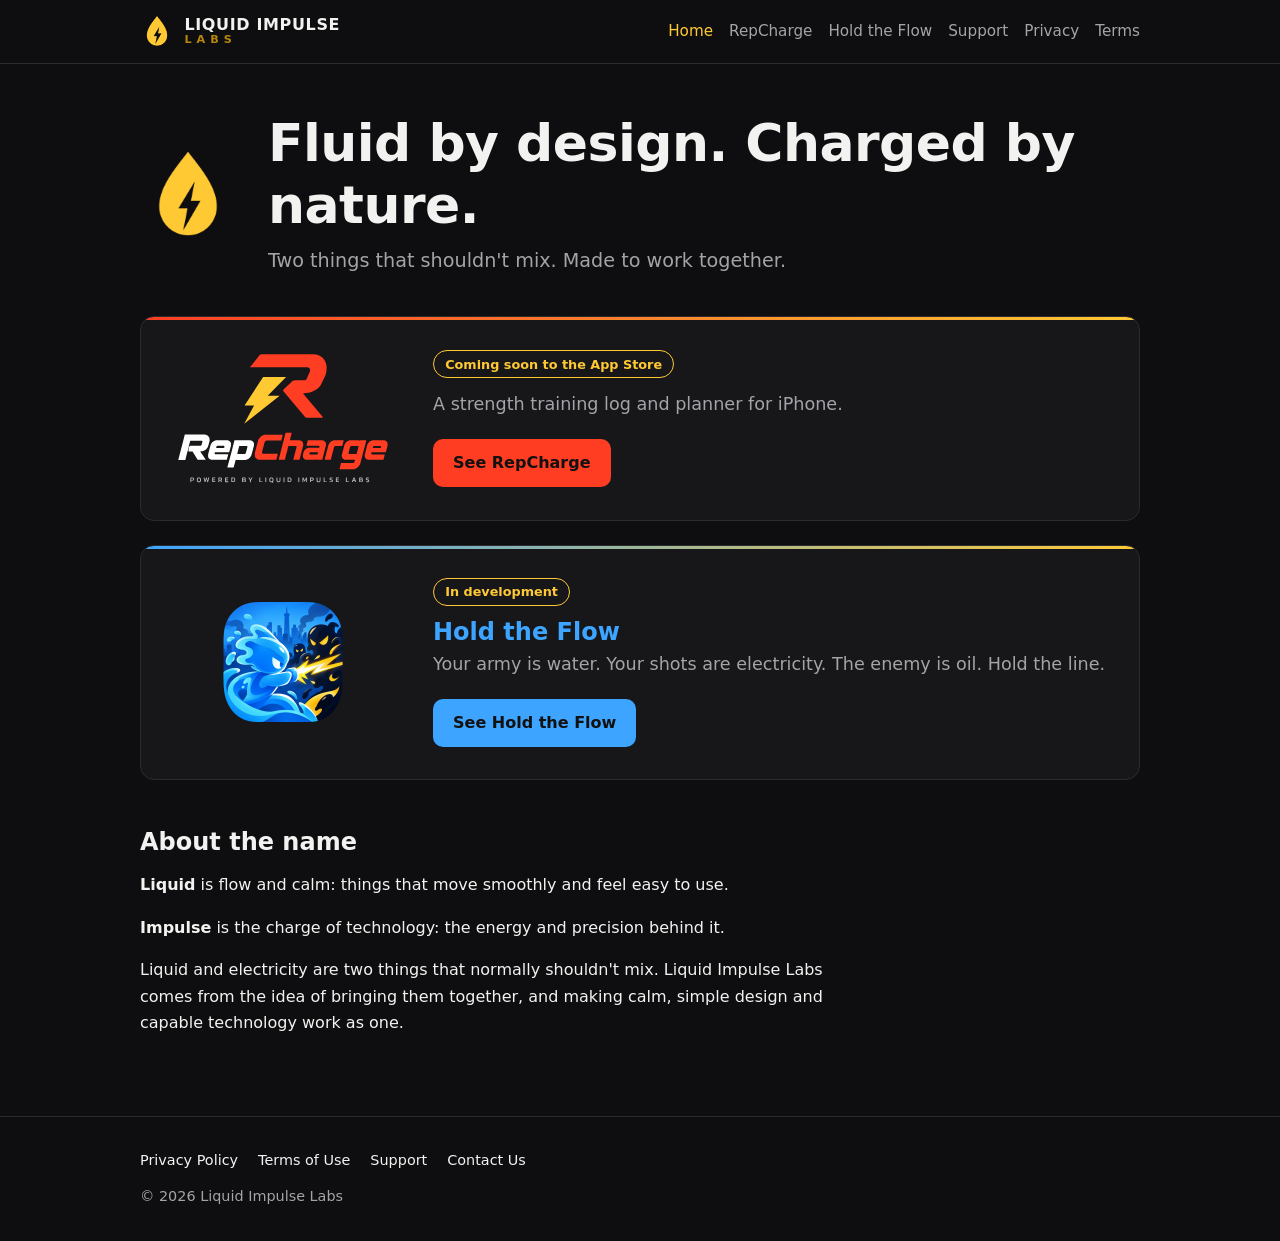
<file: index.html>
<!doctype html>
<html lang="en-GB">
<head>
  <meta charset="utf-8">
  <meta name="viewport" content="width=device-width, initial-scale=1">
  <title>Liquid Impulse Labs</title>
  <meta name="description" content="Fluid by design. Charged by nature.">
  <meta name="theme-color" content="#0e0e10">
  <link rel="icon" type="image/png" sizes="32x32" href="assets/favicon-32.png?v=2">
  <link rel="icon" type="image/png" sizes="64x64" href="assets/favicon-64.png?v=2">
  <link rel="apple-touch-icon" href="assets/app-icon.png">
  <link rel="stylesheet" href="assets/style.css">
</head>
<body>
  <header class="site-header">
    <div class="inner">
      <a class="brand" href="index.html" aria-label="Liquid Impulse Labs home">
        <img src="assets/logo-mark.png" alt="" width="34" height="34">
        <span class="brand-name"><strong>LIQUID IMPULSE</strong><span>LABS</span></span>
      </a>
      <nav class="site-nav" aria-label="Main">
        <a href="index.html" aria-current="page">Home</a>
        <a href="repcharge.html" class="nav-rc">RepCharge</a>
        <a href="holdtheflow.html" class="nav-htf">Hold the Flow</a>
        <a href="support.html">Support</a>
        <a href="privacy.html">Privacy</a>
        <a href="terms.html">Terms</a>
      </nav>
    </div>
  </header>

  <main>
    <section class="hero">
      <img class="hero-mark" src="assets/logo-mark.png" alt="Liquid Impulse Labs logo" width="96" height="96">
      <div>
        <h1>Fluid by design. Charged by nature.</h1>
        <p class="lead">Two things that shouldn't mix. Made to work together.</p>
      </div>
    </section>

    <section class="panel rc-panel repcharge" aria-labelledby="rc-heading">
      <img class="rc-logo" src="assets/repcharge-logo.svg" alt="RepCharge, powered by Liquid Impulse Labs" width="220" height="139">
      <div class="rc-body">
        <span class="badge">Coming soon to the App Store</span>
        <h2 id="rc-heading" class="visually-hidden">RepCharge</h2>
        <p>A strength training log and planner for iPhone.</p>
        <a class="button" href="repcharge.html">See RepCharge</a>
      </div>
    </section>

    <section class="htf-panel holdtheflow" aria-labelledby="htf-heading">
      <img class="htf-mark" src="assets/holdtheflow-icon.png?v=3" alt="" width="120" height="120">
      <div class="rc-body">
        <span class="badge">In development</span>
        <h2 id="htf-heading">Hold the Flow</h2>
        <p>Your army is water. Your shots are electricity. The enemy is oil. Hold the line.</p>
        <a class="button" href="holdtheflow.html">See Hold the Flow</a>
      </div>
    </section>

    <section class="narrow" aria-labelledby="about-heading">
      <h2 id="about-heading">About the name</h2>
      <p><strong>Liquid</strong> is flow and calm: things that move smoothly and feel easy to use.</p>
      <p><strong>Impulse</strong> is the charge of technology: the energy and precision behind it.</p>
      <p>Liquid and electricity are two things that normally shouldn't mix. Liquid Impulse Labs comes from the idea of bringing them together, and making calm, simple design and capable technology work as one.</p>
    </section>
  </main>

  <footer class="site-footer">
    <div class="inner">
      <nav class="footer-links" aria-label="Footer">
        <a href="privacy.html">Privacy Policy</a>
        <a href="terms.html">Terms of Use</a>
        <a href="support.html">Support</a>
        <a href="mailto:contact@liquidimpulselabs.com">Contact Us</a>
      </nav>
      <p>&copy; 2026 Liquid Impulse Labs</p>
    </div>
  </footer>
</body>
</html>
</file>
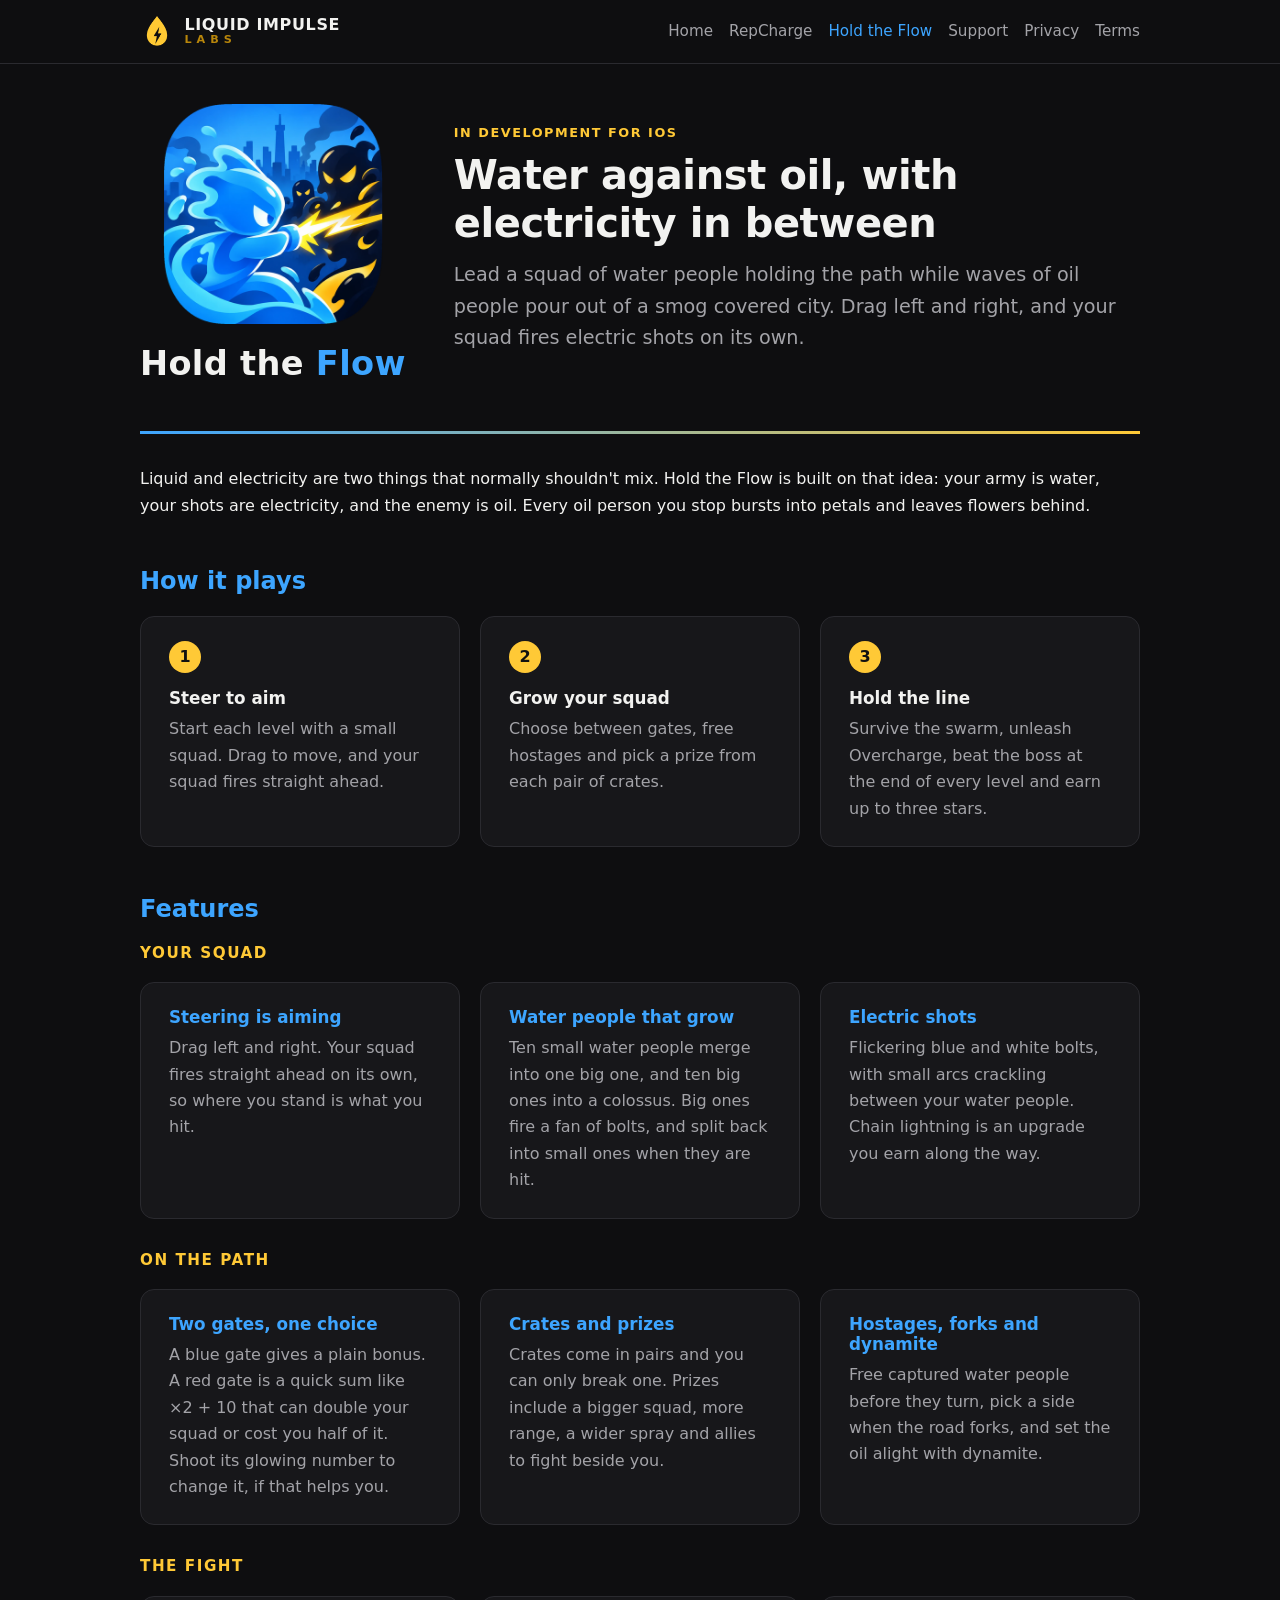
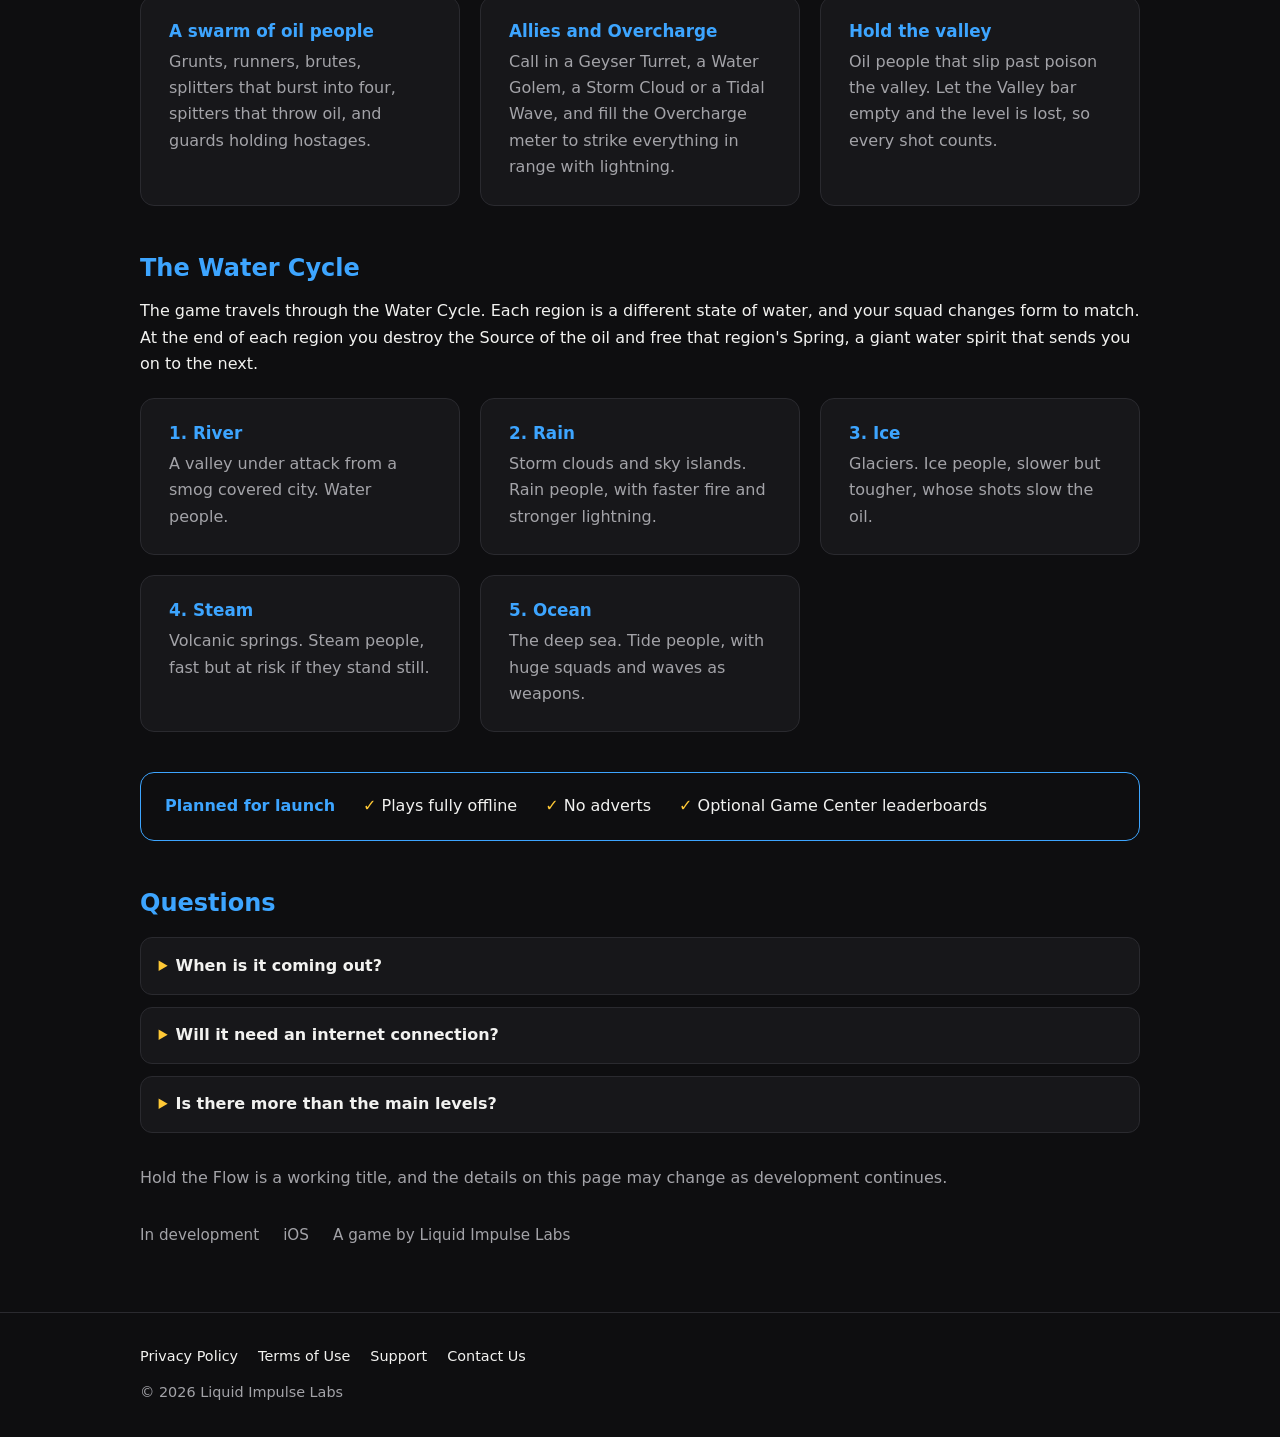
<file: holdtheflow.html>
<!doctype html>
<html lang="en-GB">
<head>
  <meta charset="utf-8">
  <meta name="viewport" content="width=device-width, initial-scale=1">
  <title>Hold the Flow</title>
  <meta name="description" content="Hold the Flow is a game for iOS in development at Liquid Impulse Labs. Lead a squad of water people with electric shots against waves of oil people.">
  <meta name="theme-color" content="#0e0e10">
  <link rel="icon" type="image/png" sizes="32x32" href="assets/holdtheflow-favicon-32.png?v=3">
  <link rel="icon" type="image/png" sizes="64x64" href="assets/holdtheflow-favicon-64.png?v=3">
  <link rel="apple-touch-icon" href="assets/holdtheflow-apple-touch-icon.png?v=3">
  <link rel="stylesheet" href="assets/style.css">
</head>
<body>
  <header class="site-header">
    <div class="inner">
      <a class="brand" href="index.html" aria-label="Liquid Impulse Labs home">
        <img src="assets/logo-mark.png" alt="" width="34" height="34">
        <span class="brand-name"><strong>LIQUID IMPULSE</strong><span>LABS</span></span>
      </a>
      <nav class="site-nav" aria-label="Main">
        <a href="index.html">Home</a>
        <a href="repcharge.html" class="nav-rc">RepCharge</a>
        <a href="holdtheflow.html" class="nav-htf" aria-current="page">Hold the Flow</a>
        <a href="support.html">Support</a>
        <a href="privacy.html">Privacy</a>
        <a href="terms.html">Terms</a>
      </nav>
    </div>
  </header>

  <main class="holdtheflow">
    <section class="app-hero">
      <div class="htf-hero">
        <img class="htf-hero-mark" src="assets/holdtheflow-icon.png?v=3" alt="Hold the Flow icon: a water person firing lightning at oil people" width="220" height="220">
        <p class="htf-wordmark">Hold the <span>Flow</span></p>
      </div>
      <div>
        <p class="eyebrow">In development for iOS</p>
        <h1>Water against oil, with electricity in between</h1>
        <p class="lead">Lead a squad of water people holding the path while waves of oil people pour out of a smog covered city. Drag left and right, and your squad fires electric shots on its own.</p>
      </div>
    </section>

    <p style="margin-top:2rem">Liquid and electricity are two things that normally shouldn't mix. Hold the Flow is built on that idea: your army is water, your shots are electricity, and the enemy is oil. Every oil person you stop bursts into petals and leaves flowers behind.</p>

    <h2>How it plays</h2>
    <ol class="steps">
      <li><strong>Steer to aim</strong><span>Start each level with a small squad. Drag to move, and your squad fires straight ahead.</span></li>
      <li><strong>Grow your squad</strong><span>Choose between gates, free hostages and pick a prize from each pair of crates.</span></li>
      <li><strong>Hold the line</strong><span>Survive the swarm, unleash Overcharge, beat the boss at the end of every level and earn up to three stars.</span></li>
    </ol>

    <h2>Features</h2>
    <h3 class="group-title">Your squad</h3>
    <div class="grid">
      <div class="panel">
        <h3>Steering is aiming</h3>
        <p>Drag left and right. Your squad fires straight ahead on its own, so where you stand is what you hit.</p>
      </div>
      <div class="panel">
        <h3>Water people that grow</h3>
        <p>Ten small water people merge into one big one, and ten big ones into a colossus. Big ones fire a fan of bolts, and split back into small ones when they are hit.</p>
      </div>
      <div class="panel">
        <h3>Electric shots</h3>
        <p>Flickering blue and white bolts, with small arcs crackling between your water people. Chain lightning is an upgrade you earn along the way.</p>
      </div>
    </div>

    <h3 class="group-title">On the path</h3>
    <div class="grid">
      <div class="panel">
        <h3>Two gates, one choice</h3>
        <p>A blue gate gives a plain bonus. A red gate is a quick sum like ×2 + 10 that can double your squad or cost you half of it. Shoot its glowing number to change it, if that helps you.</p>
      </div>
      <div class="panel">
        <h3>Crates and prizes</h3>
        <p>Crates come in pairs and you can only break one. Prizes include a bigger squad, more range, a wider spray and allies to fight beside you.</p>
      </div>
      <div class="panel">
        <h3>Hostages, forks and dynamite</h3>
        <p>Free captured water people before they turn, pick a side when the road forks, and set the oil alight with dynamite.</p>
      </div>
    </div>

    <h3 class="group-title">The fight</h3>
    <div class="grid">
      <div class="panel">
        <h3>A swarm of oil people</h3>
        <p>Grunts, runners, brutes, splitters that burst into four, spitters that throw oil, and guards holding hostages.</p>
      </div>
      <div class="panel">
        <h3>Allies and Overcharge</h3>
        <p>Call in a Geyser Turret, a Water Golem, a Storm Cloud or a Tidal Wave, and fill the Overcharge meter to strike everything in range with lightning.</p>
      </div>
      <div class="panel">
        <h3>Hold the valley</h3>
        <p>Oil people that slip past poison the valley. Let the Valley bar empty and the level is lost, so every shot counts.</p>
      </div>
    </div>

    <h2>The Water Cycle</h2>
    <p>The game travels through the Water Cycle. Each region is a different state of water, and your squad changes form to match. At the end of each region you destroy the Source of the oil and free that region's Spring, a giant water spirit that sends you on to the next.</p>
    <div class="grid">
      <div class="panel">
        <h3>1. River</h3>
        <p>A valley under attack from a smog covered city. Water people.</p>
      </div>
      <div class="panel">
        <h3>2. Rain</h3>
        <p>Storm clouds and sky islands. Rain people, with faster fire and stronger lightning.</p>
      </div>
      <div class="panel">
        <h3>3. Ice</h3>
        <p>Glaciers. Ice people, slower but tougher, whose shots slow the oil.</p>
      </div>
      <div class="panel">
        <h3>4. Steam</h3>
        <p>Volcanic springs. Steam people, fast but at risk if they stand still.</p>
      </div>
      <div class="panel">
        <h3>5. Ocean</h3>
        <p>The deep sea. Tide people, with huge squads and waves as weapons.</p>
      </div>
    </div>

    <section class="privacy-strip" aria-label="Our plans for launch">
      <strong>Planned for launch</strong>
      <span>Plays fully offline</span>
      <span>No adverts</span>
      <span>Optional Game Center leaderboards</span>
    </section>

    <section>
      <h2>Questions</h2>
      <details>
        <summary>When is it coming out?</summary>
        <p>Hold the Flow is in development. We will share more here as it gets closer to release.</p>
      </details>
      <details>
        <summary>Will it need an internet connection?</summary>
        <p>No. The plan is for the game to open and be fully playable offline. Game Center leaderboards will be optional.</p>
      </details>
      <details>
        <summary>Is there more than the main levels?</summary>
        <p>The plan includes an Endless mode for each region and a daily challenge that is the same for every player in a region that day.</p>
      </details>
    </section>

    <p style="margin-top:2rem;color:var(--muted)">Hold the Flow is a working title, and the details on this page may change as development continues.</p>

    <div class="app-details">
      <span>In development</span>
      <span>iOS</span>
      <span>A game by Liquid Impulse Labs</span>
    </div>
  </main>

  <footer class="site-footer">
    <div class="inner">
      <nav class="footer-links" aria-label="Footer">
        <a href="privacy.html">Privacy Policy</a>
        <a href="terms.html">Terms of Use</a>
        <a href="support.html">Support</a>
        <a href="mailto:contact@liquidimpulselabs.com">Contact Us</a>
      </nav>
      <p>&copy; 2026 Liquid Impulse Labs</p>
    </div>
  </footer>
</body>
</html>
</file>
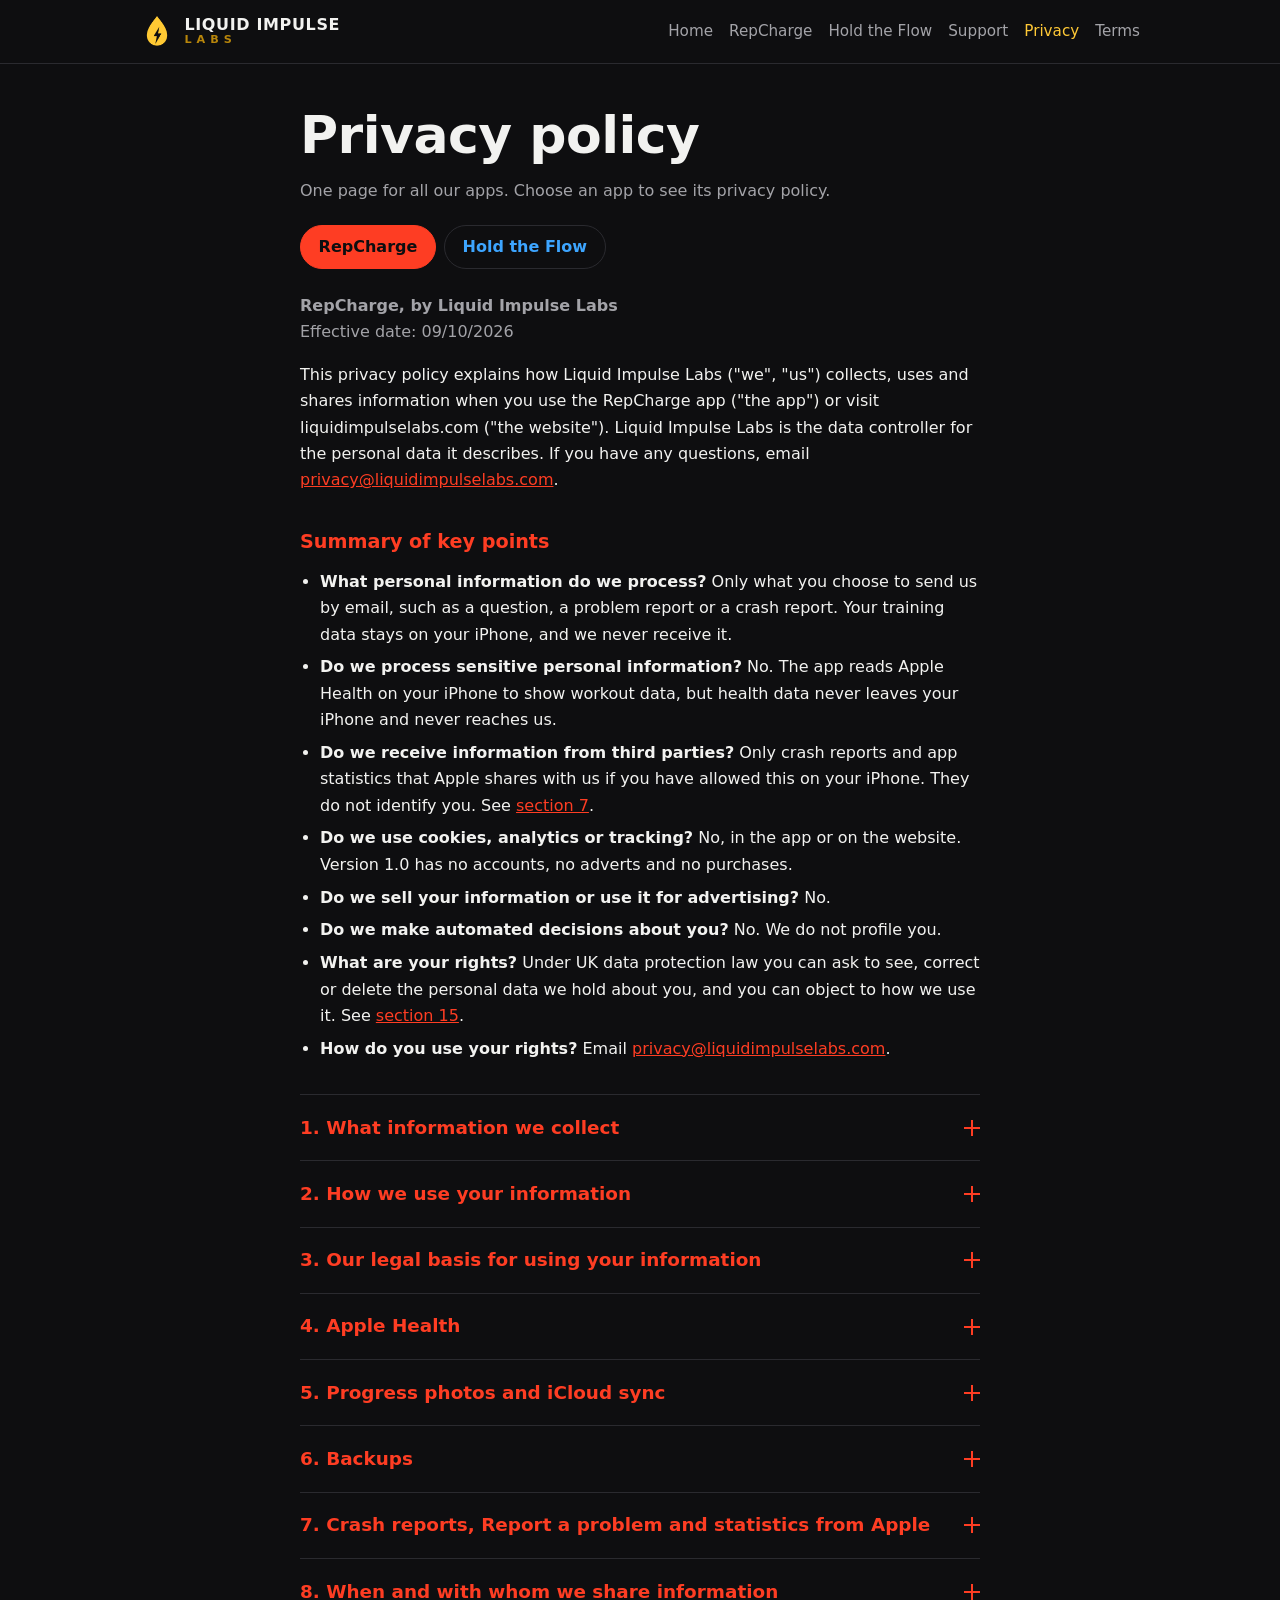
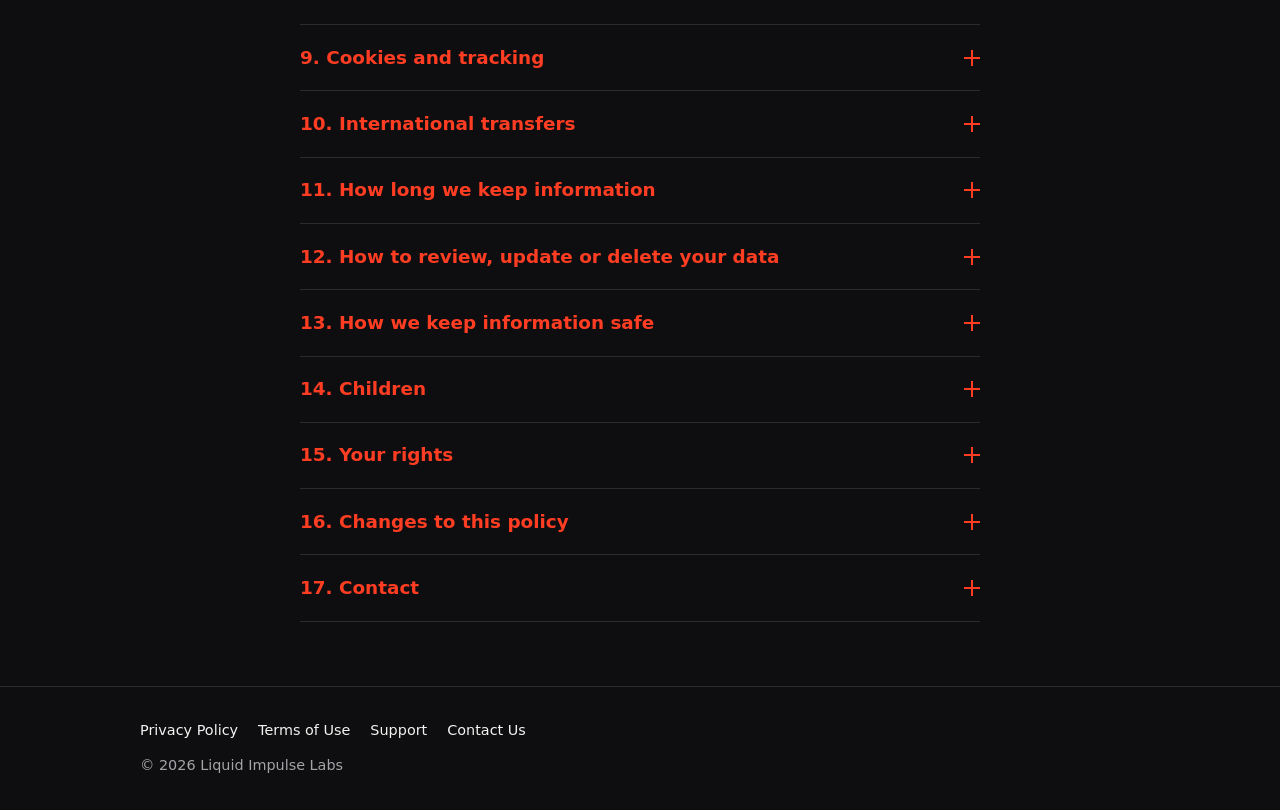
<file: privacy.html>
<!doctype html>
<html lang="en-GB">
<head>
  <meta charset="utf-8">
  <meta name="viewport" content="width=device-width, initial-scale=1">
  <title>Liquid Impulse Labs · Privacy Policy</title>
  <meta name="description" content="How the apps and games from Liquid Impulse Labs, and liquidimpulselabs.com, handle your information. Choose an app to see its privacy policy.">
  <meta name="theme-color" content="#0e0e10">
  <link rel="icon" type="image/png" sizes="32x32" href="assets/favicon-32.png?v=2">
  <link rel="icon" type="image/png" sizes="64x64" href="assets/favicon-64.png?v=2">
  <link rel="apple-touch-icon" href="assets/app-icon.png">
  <link rel="stylesheet" href="assets/style.css">
</head>
<body>
  <header class="site-header">
    <div class="inner">
      <a class="brand" href="index.html" aria-label="Liquid Impulse Labs home">
        <img src="assets/logo-mark.png" alt="" width="34" height="34">
        <span class="brand-name"><strong>LIQUID IMPULSE</strong><span>LABS</span></span>
      </a>
      <nav class="site-nav" aria-label="Main">
        <a href="index.html">Home</a>
        <a href="repcharge.html" class="nav-rc">RepCharge</a>
        <a href="holdtheflow.html" class="nav-htf">Hold the Flow</a>
        <a href="support.html">Support</a>
        <a href="privacy.html" aria-current="page">Privacy</a>
        <a href="terms.html">Terms</a>
      </nav>
    </div>
  </header>

  <main class="narrow legal">
    <h1>Privacy policy</h1>
    <p class="meta">One page for all our apps. Choose an app to see its privacy policy.</p>
    <nav class="app-picker" aria-label="Choose an app">
      <a class="repcharge" href="#repcharge">RepCharge</a>
      <a class="holdtheflow" href="#holdtheflow">Hold the Flow</a>
    </nav>

    <div class="app-docs">
    <section class="app-doc repcharge" id="repcharge" aria-label="RepCharge">
      <p class="meta"><strong>RepCharge, by Liquid Impulse Labs</strong><br>
        Effective date: 09/10/2026</p>
      <p>This privacy policy explains how Liquid Impulse Labs ("we", "us") collects, uses and shares information when you use the RepCharge app ("the app") or visit liquidimpulselabs.com ("the website"). Liquid Impulse Labs is the data controller for the personal data it describes. If you have any questions, email <a href="mailto:privacy@liquidimpulselabs.com">privacy@liquidimpulselabs.com</a>.</p>
      <h2>Summary of key points</h2>
      <ul>
        <li><strong>What personal information do we process?</strong> Only what you choose to send us by email, such as a question, a problem report or a crash report. Your training data stays on your iPhone, and we never receive it.</li>
        <li><strong>Do we process sensitive personal information?</strong> No. The app reads Apple Health on your iPhone to show workout data, but health data never leaves your iPhone and never reaches us.</li>
        <li><strong>Do we receive information from third parties?</strong> Only crash reports and app statistics that Apple shares with us if you have allowed this on your iPhone. They do not identify you. See <a href="#rc-s7">section 7</a>.</li>
        <li><strong>Do we use cookies, analytics or tracking?</strong> No, in the app or on the website. Version 1.0 has no accounts, no adverts and no purchases.</li>
        <li><strong>Do we sell your information or use it for advertising?</strong> No.</li>
        <li><strong>Do we make automated decisions about you?</strong> No. We do not profile you.</li>
        <li><strong>What are your rights?</strong> Under UK data protection law you can ask to see, correct or delete the personal data we hold about you, and you can object to how we use it. See <a href="#rc-s15">section 15</a>.</li>
        <li><strong>How do you use your rights?</strong> Email <a href="mailto:privacy@liquidimpulselabs.com">privacy@liquidimpulselabs.com</a>.</li>
      </ul>
      <details class="section" id="rc-s1">
        <summary><h2>1. What information we collect</h2></summary>
      <p><strong>In the app.</strong> The app keeps the information you enter, such as your workouts, training plans, notes, progress photos and settings. It is stored in the app on your iPhone. We do not receive a copy.</p>
      <p><strong>Information you send us.</strong> When you email us, or choose to send a crash report or a problem report, we receive your email address, what you write and anything attached. <a href="#rc-s7">Section 7</a> explains exactly what a report contains.</p>
      <p><strong>From Apple.</strong> If you have allowed it on your iPhone, Apple shares crash reports and app statistics with us. <a href="#rc-s7">Section 7</a> explains these.</p>
      <p><strong>The website.</strong> When you email us from the website, we receive your message and your email address. The website is hosted on GitHub Pages, which may record visitors' IP addresses under GitHub's privacy statement.</p>
      <p><strong>You do not have to give us anything.</strong> You can use the app without giving us any personal information. If you email us, we need your email address to reply.</p>
      </details>
      <details class="section" id="rc-s2">
        <summary><h2>2. How we use your information</h2></summary>
      <p>We use the information we receive only to:</p>
      <ul>
        <li>reply to you and give you support</li>
        <li>investigate and fix problems with the app</li>
        <li>keep the website secure, through our hosting provider</li>
        <li>meet our legal obligations</li>
      </ul>
      <p>We do not use your information for advertising or profiling, we do not make automated decisions about you, and we never sell it.</p>
      </details>
      <details class="section" id="rc-s3">
        <summary><h2>3. Our legal basis for using your information</h2></summary>
      <p>UK data protection law says we must have a legal basis for using personal data. We rely on:</p>
      <ul>
        <li><strong>Legitimate interests:</strong> to reply to your emails, give you support, fix problems in the app, and keep the website secure. Sending us an email or a report is always your choice.</li>
        <li><strong>Legal obligation:</strong> where the law requires us to keep or share information.</li>
      </ul>
      <p>You have the right to object to our use of your information based on legitimate interests. See <a href="#rc-s15">section 15</a>.</p>
      <p>Apple Health data is read only on your iPhone, with the permission you give in iOS, and it never reaches us.</p>
      </details>
      <details class="section" id="rc-s4">
        <summary><h2>4. Apple Health</h2></summary>
      <p>If you allow it, the app reads these types of data from Apple Health on your iPhone, to show them with the sessions you log:</p>
      <ul>
        <li>workouts, including their duration</li>
        <li>heart rate</li>
        <li>active energy (calories)</li>
      </ul>
      <p>The app never writes to Apple Health.</p>
      <ul>
        <li>The app never stores, copies, exports or sends health data. It is not saved in the app's data, in iCloud, in backups or in reports.</li>
        <li>Health data is never used for advertising, marketing or data mining, and is never shared with anyone.</li>
      </ul>
      <p>You can change what the app can read at any time in the Health app › Sharing › Apps › RepCharge.</p>
      </details>
      <details class="section" id="rc-s5">
        <summary><h2>5. Progress photos and iCloud sync</h2></summary>
      <p>Photos you add are kept in the app on your iPhone. iCloud sync is optional. When it is on, your workouts and progress photos are also stored in your own iCloud account through Apple, so they are the same on each of your devices. Apple provides iCloud under its own privacy policy, and we cannot access your iCloud data. Health data is never part of it.</p>
      </details>
      <details class="section" id="rc-s6">
        <summary><h2>6. Backups</h2></summary>
      <p>Backups are files you export yourself from the app. You choose where the file is saved, such as Files or iCloud Drive, and we never receive it. Because the app never stores health data, a backup does not contain it. Backups of your whole iPhone made by Apple follow your Apple settings.</p>
      </details>
      <details class="section" id="rc-s7">
        <summary><h2>7. Crash reports, Report a problem and statistics from Apple</h2></summary>
      <p>Sending a report is always your choice, and it is done by email.</p>
      <ul>
        <li>If the app closes unexpectedly, it asks the next time you open it whether you would like to send a crash report. If you say yes, it prepares an email to <a href="mailto:bugs@liquidimpulselabs.com">bugs@liquidimpulselabs.com</a>.</li>
        <li>Settings › Report a problem prepares an email to <a href="mailto:support@liquidimpulselabs.com">support@liquidimpulselabs.com</a>, with space for you to describe the problem.</li>
      </ul>
      <p>Before anything is sent, you see exactly what is attached. Nothing is sent unless you send the email yourself from your email app. A report contains only:</p>
      <ul>
        <li>a diagnostic report</li>
        <li>the app version and the build</li>
        <li>the iOS version and the device model</li>
      </ul>
      <p>A report never contains your workouts, health data or photos. Anything you choose to write in the email is included too.</p>
      <p><strong>From Apple.</strong> If you have turned on Share With App Developers in the Settings app › Privacy &amp; Security › Analytics &amp; Improvements, Apple shares crash reports and app usage statistics with us. Apple collects these, not us. They do not identify you, and we use them only to find and fix problems. You can turn this off at any time in the same place.</p>
      </details>
      <details class="section" id="rc-s8">
        <summary><h2>8. When and with whom we share information</h2></summary>
      <p>We do not sell personal data, and we do not share it for advertising. We share it only with the service providers we use to run the website and receive email (GitHub and our email provider), or where the law requires it. If Liquid Impulse Labs is ever sold or merged with another business, the personal data we hold may pass to the new owner, who must keep using it in line with this policy.</p>
      </details>
      <details class="section" id="rc-s9">
        <summary><h2>9. Cookies and tracking</h2></summary>
      <p>The app has no tracking, adverts, analytics or accounts in version 1.0, and no purchases. The website does not use cookies, analytics or tracking scripts. Because we do not track you, there is nothing for your browser's Do Not Track setting to switch off. If any of this changes in a future version, we will update this policy and tell you.</p>
      </details>
      <details class="section" id="rc-s10">
        <summary><h2>10. International transfers</h2></summary>
      <p>Apple, GitHub and our email provider may process data outside the UK. Where they do, they use legal safeguards approved for these transfers.</p>
      </details>
      <details class="section" id="rc-s11">
        <summary><h2>11. How long we keep information</h2></summary>
      <ul>
        <li>The app's data stays on your devices, and in your iCloud account if sync is on, until you delete it.</li>
        <li>Emails and reports you send us are deleted within 12 months.</li>
        <li>Crash reports and statistics from Apple are kept by Apple in our developer account, under Apple's own rules.</li>
      </ul>
      </details>
      <details class="section" id="rc-s12">
        <summary><h2>12. How to review, update or delete your data</h2></summary>
      <ul>
        <li>You can review and update the data in the app directly, because it is on your own iPhone.</li>
        <li>To delete it, go to Settings › Reset all data in the app. It offers to export a backup first. Deleting the app also removes its data from your iPhone.</li>
        <li>If iCloud sync is on, Reset all data removes the iCloud copy too. If you used sync before but it is off now, you can delete the iCloud copy in the Settings app › your name › iCloud › Storage › RepCharge.</li>
        <li>To ask us to delete emails or reports you have sent us, email <a href="mailto:privacy@liquidimpulselabs.com">privacy@liquidimpulselabs.com</a>.</li>
      </ul>
      </details>
      <details class="section" id="rc-s13">
        <summary><h2>13. How we keep information safe</h2></summary>
      <p>The app's data is protected by your iPhone's own security, so keep a passcode on your iPhone and keep iOS up to date. We do not run servers that store your app data. Emails you send us pass through email providers, and no method of sending or storing information over the internet is completely secure, so please do not include anything sensitive in a report or an email.</p>
      </details>
      <details class="section" id="rc-s14">
        <summary><h2>14. Children</h2></summary>
      <p>RepCharge is designed for adults and is not aimed at children. Because the app sends us nothing and has no account, adverts or tracking, it protects everyone's privacy in the same way, whatever their age. If you are under 18, talk to a parent or carer before starting a new training plan. If a child emails us, we use their email only to reply, and delete it as described in <a href="#rc-s11">section 11</a>.</p>
      </details>
      <details class="section" id="rc-s15">
        <summary><h2>15. Your rights</h2></summary>
      <p><strong>Your right to object.</strong> We use your information based on our legitimate interests (<a href="#rc-s3">section 3</a>). You have the right to object to this at any time. If you object, we will stop, unless we have strong legitimate grounds to continue or need the information for a legal claim. To object, email <a href="mailto:privacy@liquidimpulselabs.com">privacy@liquidimpulselabs.com</a>.</p>
      <p>Under UK data protection law (UK GDPR) you can also ask to access, correct or delete personal data we hold about you, to restrict how we use it, and to receive a copy. As the app's data is on your own devices, you control it directly. The only personal data we hold is what you email us.</p>
      <p>To make a request, email <a href="mailto:privacy@liquidimpulselabs.com">privacy@liquidimpulselabs.com</a>. We may need to check your identity before acting on a request. We will respond within one month, and there is normally no charge.</p>
      <p>You can also complain to the Information Commissioner's Office at <a href="https://ico.org.uk">ico.org.uk</a> or on 0303 123 1113. We would appreciate the chance to help first, so please contact us before you complain.</p>
      </details>
      <details class="section" id="rc-s16">
        <summary><h2>16. Changes to this policy</h2></summary>
      <p>When this policy changes, we will update the effective date above, and tell you in the app or on the website if a change is significant. If we ever want to use your information for a new purpose, we will tell you first.</p>
      </details>
      <details class="section" id="rc-s17">
        <summary><h2>17. Contact</h2></summary>
      <ul>
        <li>Data controller: Liquid Impulse Labs</li>
        <li>Privacy and data requests: <a href="mailto:privacy@liquidimpulselabs.com">privacy@liquidimpulselabs.com</a></li>
        <li>Postal address: [To be added]</li>
      </ul>
      </details>
    </section>

    <section class="app-doc holdtheflow" id="holdtheflow" aria-label="Hold the Flow">
      <p class="meta"><strong>Hold the Flow, by Liquid Impulse Labs</strong><br>
        Effective date: 09/10/2026</p>
      <p>Hold the Flow is in development. This policy describes how the game is being built. We will check it again before release, and update the effective date if anything changes.</p>
      <p>This privacy policy explains how Liquid Impulse Labs ("we", "us") collects, uses and shares information when you play Hold the Flow ("the game") or visit liquidimpulselabs.com ("the website"). Liquid Impulse Labs is the data controller for the personal data it describes. If you have any questions, email <a href="mailto:privacy@liquidimpulselabs.com">privacy@liquidimpulselabs.com</a>.</p>
      <h2>The short version</h2>
      <ul>
        <li>We do not know who you are. The game never asks for your name, age or email.</li>
        <li>Your progress is saved on your device, and in your own iCloud account if iCloud is on. It is never sent to us.</li>
        <li>There are no adverts, no chat and no tracking.</li>
        <li>If you choose to post your scores, other players can see your Game Center name and your scores. You can stop at any time.</li>
        <li>Buying things in the game goes through Apple. We never see payment details.</li>
        <li>If anything here is unclear, ask a parent or carer, or email us.</li>
      </ul>
      <h2>Summary of key points</h2>
      <ul>
        <li><strong>What personal information do we process?</strong> Only what you choose to send us by email. The game sends us nothing.</li>
        <li><strong>Do we process sensitive personal information?</strong> No.</li>
        <li><strong>Do we receive information from third parties?</strong> Only crash reports and game statistics that Apple shares with us if you have allowed this on your device, and Game Center scores if you choose to post them. See <a href="#htf-s4">section 4</a> and <a href="#htf-s6">section 6</a>.</li>
        <li><strong>Do we use cookies, adverts, analytics or tracking?</strong> No, in the game or on the website.</li>
        <li><strong>Do we sell your information or use it for advertising?</strong> No.</li>
        <li><strong>Do we make automated decisions about you?</strong> No. We do not profile you.</li>
        <li><strong>What are your rights?</strong> Under UK data protection law you can ask to see, correct or delete the personal data we hold about you, and you can object to how we use it. See <a href="#htf-s14">section 14</a>.</li>
        <li><strong>How do you use your rights?</strong> Email <a href="mailto:privacy@liquidimpulselabs.com">privacy@liquidimpulselabs.com</a>.</li>
      </ul>
      <details class="section" id="htf-s1">
        <summary><h2>1. What information we collect</h2></summary>
      <p><strong>In the game.</strong> The game keeps your progress, stars, best scores, Drops, the items you have unlocked and your settings. They are stored in the game on your device. We do not receive a copy.</p>
      <p><strong>iCloud.</strong> If you are signed in to iCloud, the game also keeps a copy of this data in your own iCloud account through Apple, so your progress and Drops carry over to your other devices and to a new device. Apple provides iCloud under its own privacy policy, and we cannot access your iCloud data. If iCloud is off, the game saves on your device only.</p>
      <p><strong>Game Center.</strong> If you sign in to Game Center and choose to post your scores, Apple shares your Game Center name and scores with other players and with us. See <a href="#htf-s4">section 4</a>.</p>
      <p><strong>Purchases.</strong> Purchases are made through Apple. Apple tells the game what you have bought so it can unlock it, but we never receive your name, Apple Account or payment details. See <a href="#htf-s5">section 5</a>.</p>
      <p><strong>Information you send us.</strong> When you email us, we receive your email address, what you write and anything attached.</p>
      <p><strong>From Apple.</strong> If you have allowed it on your device, Apple shares crash reports and game statistics with us. See <a href="#htf-s6">section 6</a>.</p>
      <p><strong>The website.</strong> When you email us from the website, we receive your message and your email address. The website is hosted on GitHub Pages, which may record visitors' IP addresses under GitHub's privacy statement.</p>
      <p><strong>You do not have to give us anything.</strong> You can play the whole game without giving us any personal information. If you email us, we need your email address to reply.</p>
      </details>
      <details class="section" id="htf-s2">
        <summary><h2>2. How we use your information</h2></summary>
      <p>We use the information we receive only to:</p>
      <ul>
        <li>reply to you and give you support</li>
        <li>show leaderboards, if you choose to post your scores</li>
        <li>investigate and fix problems with the game</li>
        <li>keep the website secure, through our hosting provider</li>
        <li>meet our legal obligations</li>
      </ul>
      <p>We do not use your information for advertising or profiling, we do not make automated decisions about you, and we never sell it.</p>
      </details>
      <details class="section" id="htf-s3">
        <summary><h2>3. Our legal basis for using your information</h2></summary>
      <p>UK data protection law says we must have a legal basis for using personal data. We rely on:</p>
      <ul>
        <li><strong>Legitimate interests:</strong> to reply to your emails, give you support, run leaderboards you choose to join, fix problems in the game, and keep the website secure.</li>
        <li><strong>Contract:</strong> to unlock what you buy in the game.</li>
        <li><strong>Legal obligation:</strong> where the law requires us to keep or share information.</li>
      </ul>
      <p>You have the right to object to our use of your information based on legitimate interests. See <a href="#htf-s14">section 14</a>.</p>
      </details>
      <details class="section" id="htf-s4">
        <summary><h2>4. Game Center and leaderboards</h2></summary>
      <p>Game Center is Apple's service, and it is optional. The game works fully without it.</p>
      <ul>
        <li>Posting your scores to leaderboards is off until you turn it on in the game's settings.</li>
        <li>When it is on, your Game Center name and your scores can be seen by other players, and by us.</li>
        <li>You can turn it off at any time. New scores are then not posted.</li>
        <li>Apple runs Game Center under its own terms and privacy policy. You can manage your Game Center settings in the Settings app › Game Center.</li>
      </ul>
      </details>
      <details class="section" id="htf-s5">
        <summary><h2>5. Purchases in the game</h2></summary>
      <p>Purchases are made through the App Store and handled by Apple under its own terms and privacy policy. We never receive your payment details, your name or your Apple Account. Apple tells the game what has been bought, so it can unlock it, and gives us sales totals that do not identify you.</p>
      <p>If Ask to Buy is on for a child's account, a parent or carer must approve each purchase before it goes through.</p>
      </details>
      <details class="section" id="htf-s6">
        <summary><h2>6. Crash reports and statistics from Apple</h2></summary>
      <p>If you have turned on Share With App Developers in the Settings app › Privacy &amp; Security › Analytics &amp; Improvements, Apple shares crash reports and game usage statistics with us. Apple collects these, not us. They do not identify you, and we use them only to find and fix problems. You can turn this off at any time in the same place.</p>
      </details>
      <details class="section" id="htf-s7">
        <summary><h2>7. When and with whom we share information</h2></summary>
      <p>We do not sell personal data, and we do not share it for advertising. We share it only with the service providers we use to run the website and receive email (GitHub and our email provider), or where the law requires it. If Liquid Impulse Labs is ever sold or merged with another business, the personal data we hold may pass to the new owner, who must keep using it in line with this policy.</p>
      </details>
      <details class="section" id="htf-s8">
        <summary><h2>8. Adverts, cookies, notifications and tracking</h2></summary>
      <p>The game has no adverts, no tracking, no analytics of its own, no account and no chat. It does not use your location, and it does not send you notifications. The website does not use cookies, analytics or tracking scripts. If any of this changes in a future version, we will update this policy and tell you before it happens.</p>
      </details>
      <details class="section" id="htf-s9">
        <summary><h2>9. International transfers</h2></summary>
      <p>Apple, GitHub and our email provider may process data outside the UK. Where they do, they use legal safeguards approved for these transfers.</p>
      </details>
      <details class="section" id="htf-s10">
        <summary><h2>10. How long we keep information</h2></summary>
      <ul>
        <li>The game's data stays on your device, and in your iCloud account if iCloud is on, until you use Reset progress.</li>
        <li>Game Center scores are kept by Apple under its own rules.</li>
        <li>Emails you send us are deleted within 12 months.</li>
        <li>Crash reports and statistics from Apple are kept by Apple in our developer account, under Apple's own rules.</li>
      </ul>
      </details>
      <details class="section" id="htf-s11">
        <summary><h2>11. How to review, update or delete your data</h2></summary>
      <ul>
        <li>Your progress is on your own device, so you can see it in the game.</li>
        <li>To delete it, use Reset progress in the game's settings. This deletes it from your device and from your iCloud account, including any Drops you have not spent, and we cannot get them back.</li>
        <li>Deleting the game removes its data from your device. If iCloud is on, the copy in your iCloud account stays, so your progress comes back if you install the game again.</li>
        <li>To stop posting scores, turn off leaderboards in the game's settings. Apple holds your Game Center data. You can ask Apple for a copy of it, or to delete it, at <a href="https://privacy.apple.com">privacy.apple.com</a>.</li>
        <li>To ask us to delete emails you have sent us, email <a href="mailto:privacy@liquidimpulselabs.com">privacy@liquidimpulselabs.com</a>.</li>
      </ul>
      </details>
      <details class="section" id="htf-s12">
        <summary><h2>12. How we keep information safe</h2></summary>
      <p>The game's data is protected by your device's own security and by your Apple Account, so keep a passcode on your device and keep iOS up to date. We do not run servers that store your game data. Emails you send us pass through email providers, and no method of sending or storing information over the internet is completely secure, so please do not include anything sensitive in an email.</p>
      </details>
      <details class="section" id="htf-s13">
        <summary><h2>13. Children</h2></summary>
      <p>Children may play Hold the Flow, so we have built it to protect children's privacy, following the UK Information Commissioner's Children's code. We apply the same protections to every player, whatever their age, so we never need to ask how old you are.</p>
      <ul>
        <li>The game does not collect personal information, and has no adverts, chat or tracking.</li>
        <li>Posting scores to leaderboards is off until it is turned on.</li>
        <li>The game does not use location or send notifications.</li>
        <li>Purchases go through Apple, and parents can use Ask to Buy and Screen Time to control them.</li>
      </ul>
      <p>If a child emails us, we use their email only to reply, and delete it as described in <a href="#htf-s10">section 10</a>.</p>
      </details>
      <details class="section" id="htf-s14">
        <summary><h2>14. Your rights</h2></summary>
      <p><strong>Your right to object.</strong> We use your information based on our legitimate interests (<a href="#htf-s3">section 3</a>). You have the right to object to this at any time. If you object, we will stop, unless we have strong legitimate grounds to continue or need the information for a legal claim. To object, email <a href="mailto:privacy@liquidimpulselabs.com">privacy@liquidimpulselabs.com</a>.</p>
      <p>Under UK data protection law (UK GDPR) you can also ask to access, correct or delete personal data we hold about you, to restrict how we use it, and to receive a copy. As the game's data is on your own device and in your own iCloud account, you control it directly. The only personal data we hold is what you email us, and leaderboard scores if you choose to post them.</p>
      <p>To make a request, email <a href="mailto:privacy@liquidimpulselabs.com">privacy@liquidimpulselabs.com</a>. A parent or carer can make a request for their child. We may need to check your identity before acting on a request. We will respond within one month, and there is normally no charge.</p>
      <p>You can also complain to the Information Commissioner's Office at <a href="https://ico.org.uk">ico.org.uk</a> or on 0303 123 1113. We would appreciate the chance to help first, so please contact us before you complain.</p>
      </details>
      <details class="section" id="htf-s15">
        <summary><h2>15. Changes to this policy</h2></summary>
      <p>When this policy changes, we will update the effective date above, and tell you in the game or on the website if a change is significant. If we ever want to use your information for a new purpose, we will tell you first.</p>
      </details>
      <details class="section" id="htf-s16">
        <summary><h2>16. Contact</h2></summary>
      <ul>
        <li>Data controller: Liquid Impulse Labs</li>
        <li>Privacy and data requests: <a href="mailto:privacy@liquidimpulselabs.com">privacy@liquidimpulselabs.com</a></li>
        <li>Postal address: [To be added]</li>
      </ul>
      </details>
    </section>
    </div>
  </main>

  <footer class="site-footer">
    <div class="inner">
      <nav class="footer-links" aria-label="Footer">
        <a href="privacy.html">Privacy Policy</a>
        <a href="terms.html">Terms of Use</a>
        <a href="support.html">Support</a>
        <a href="mailto:contact@liquidimpulselabs.com">Contact Us</a>
      </nav>
      <p>&copy; 2026 Liquid Impulse Labs</p>
    </div>
  </footer>
</body>
</html>
</file>
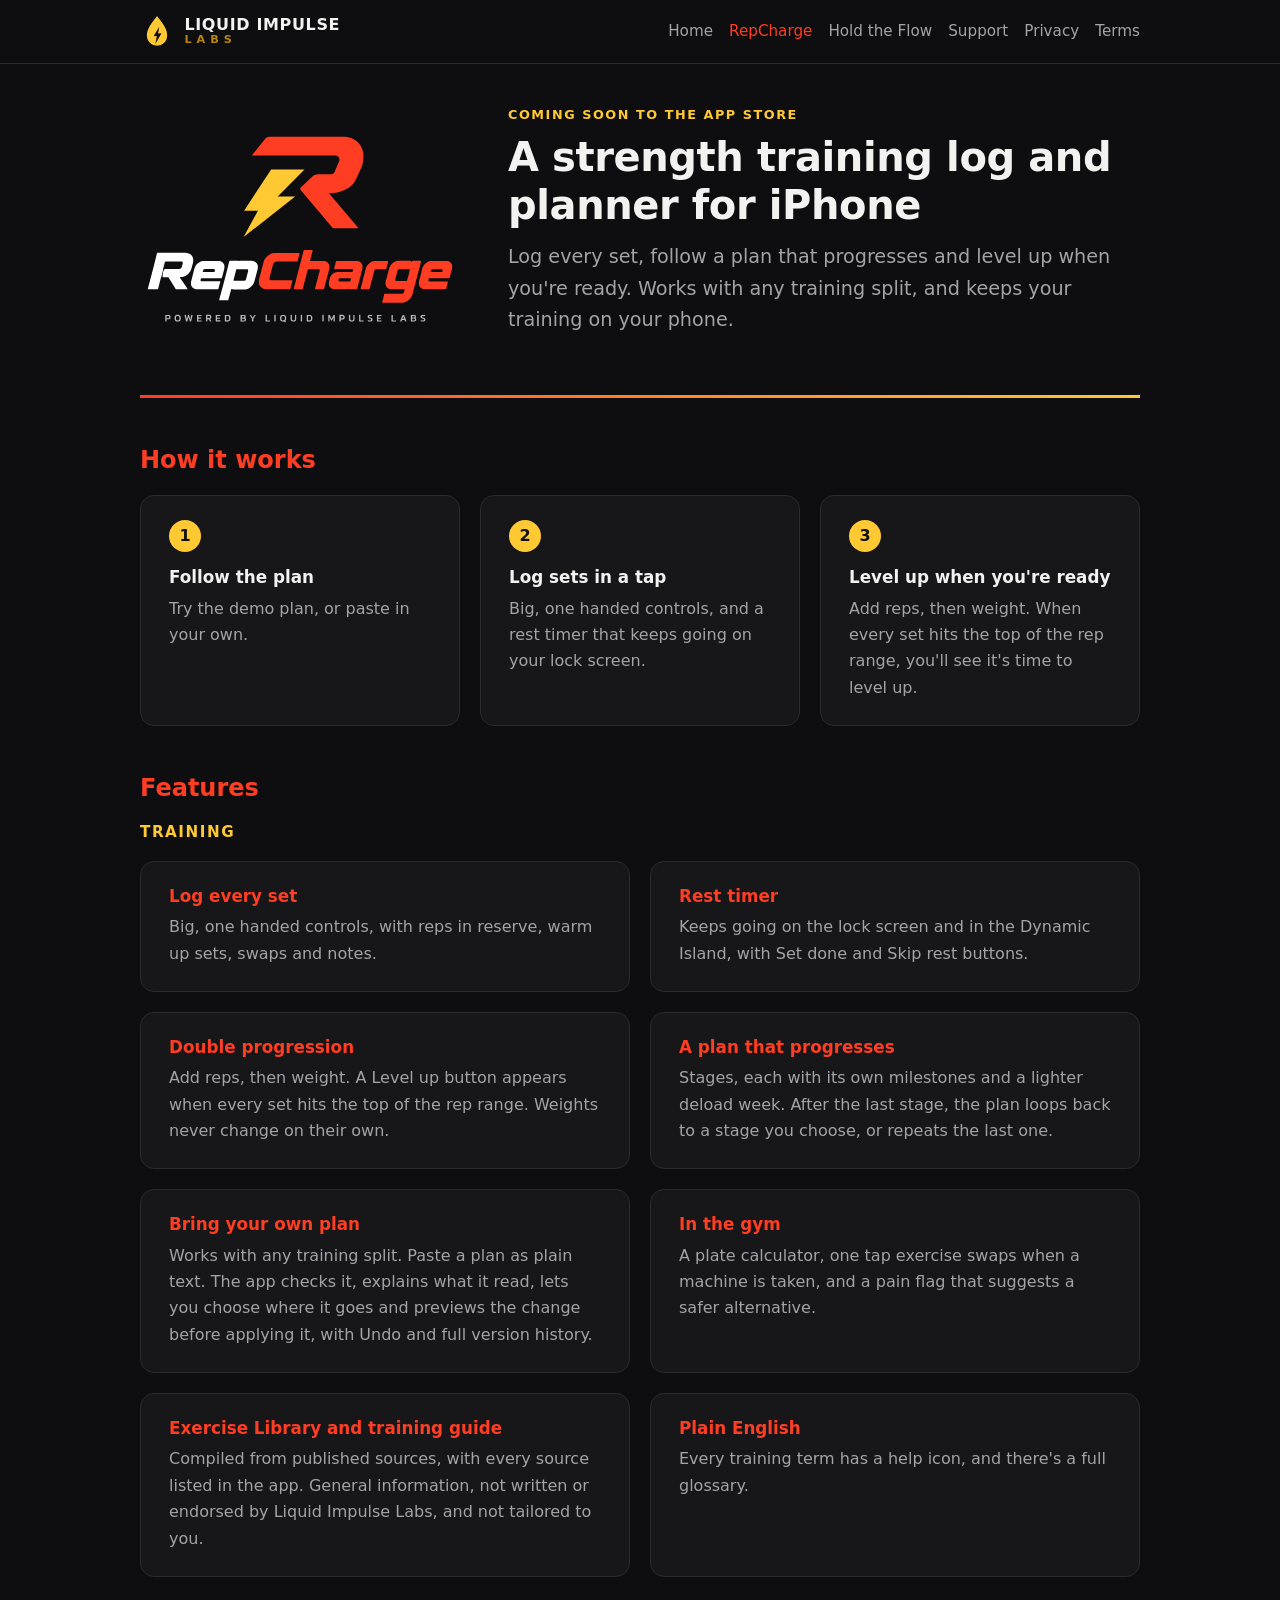
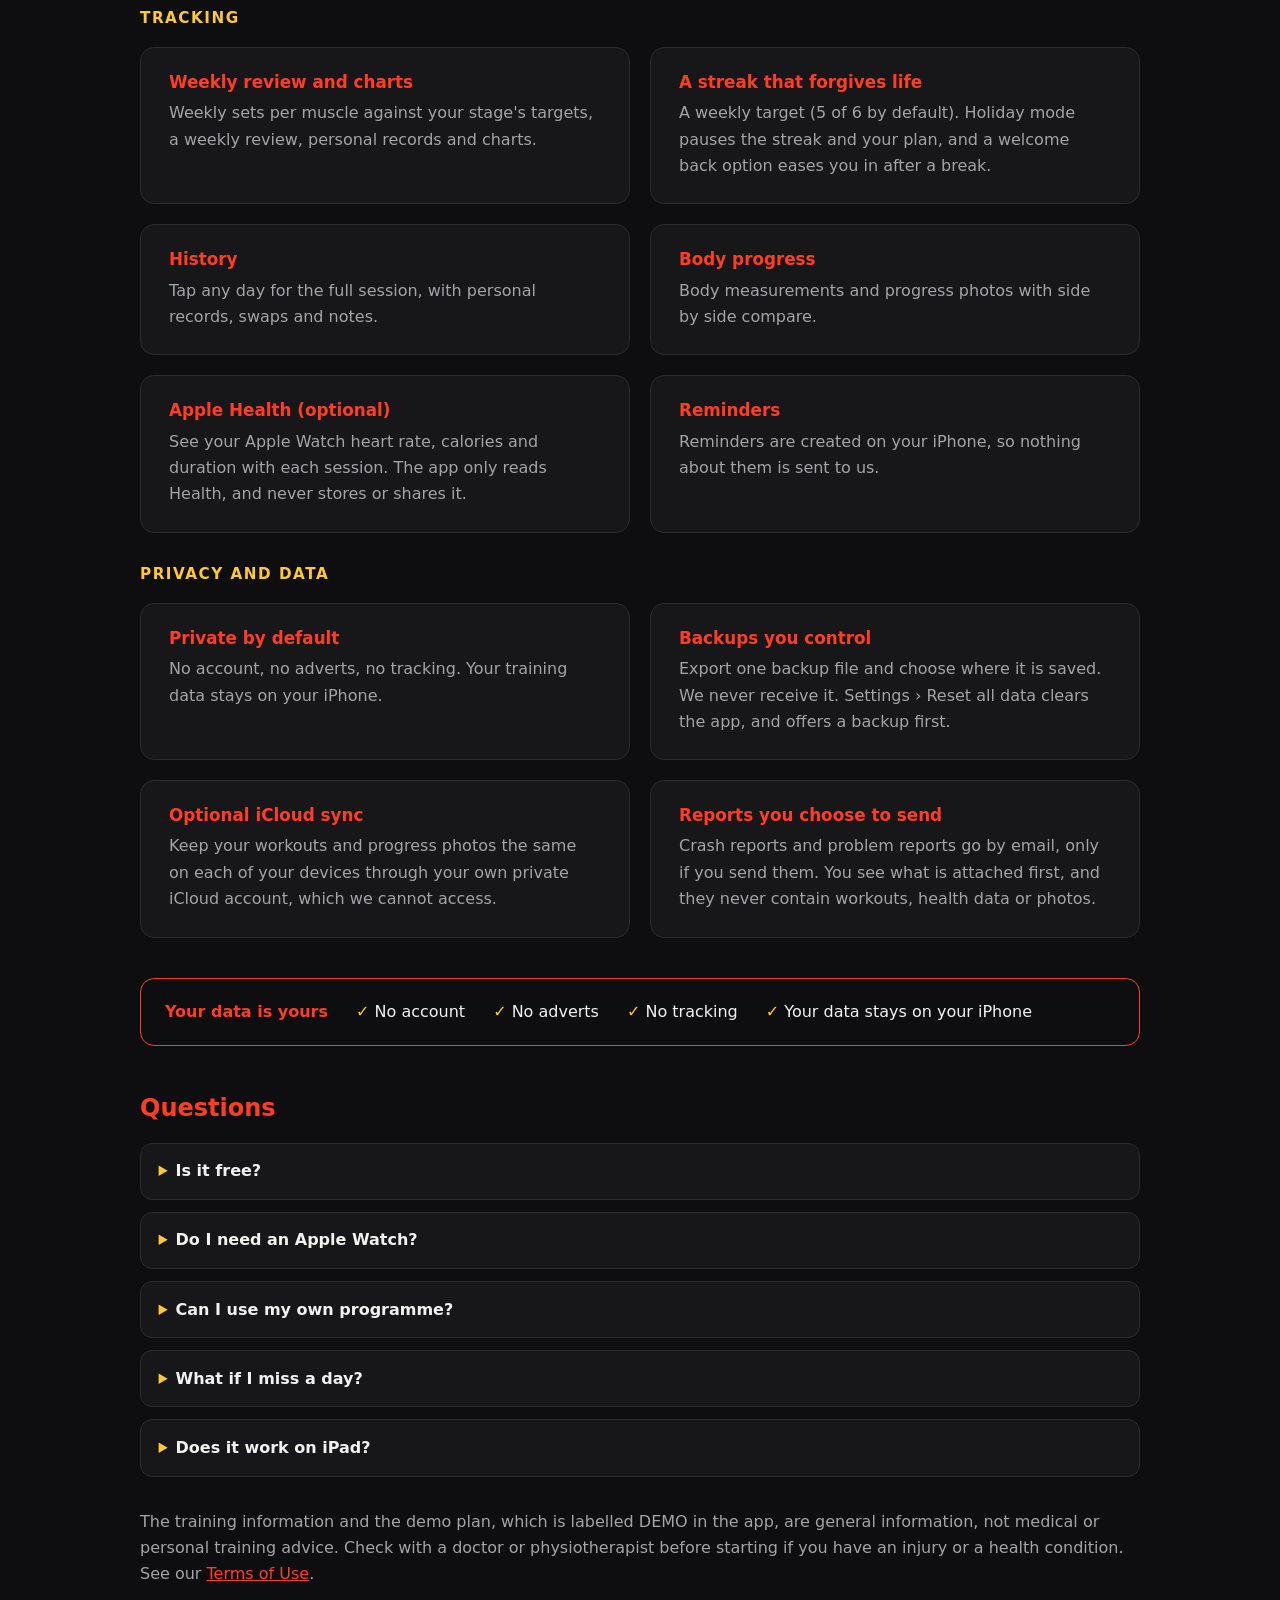
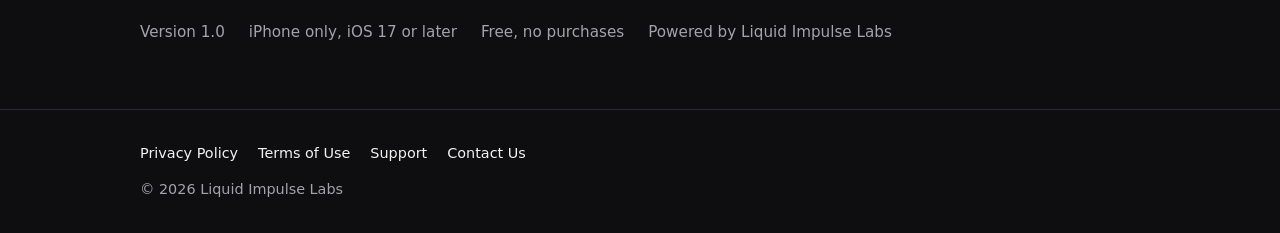
<file: repcharge.html>
<!doctype html>
<html lang="en-GB">
<head>
  <meta charset="utf-8">
  <meta name="viewport" content="width=device-width, initial-scale=1">
  <title>RepCharge</title>
  <meta name="description" content="RepCharge is a strength training log and planner for iPhone by Liquid Impulse Labs. Log every set, follow a plan that progresses and keep your data on your iPhone.">
  <meta name="theme-color" content="#0e0e10">
  <link rel="icon" type="image/svg+xml" href="assets/repcharge-mark.svg">
  <link rel="icon" type="image/png" sizes="32x32" href="assets/repcharge-favicon-32.png">
  <link rel="icon" type="image/png" sizes="64x64" href="assets/repcharge-favicon-64.png">
  <link rel="apple-touch-icon" href="assets/repcharge-apple-touch-icon.png">
  <link rel="stylesheet" href="assets/style.css">
</head>
<body>
  <header class="site-header">
    <div class="inner">
      <a class="brand" href="index.html" aria-label="Liquid Impulse Labs home">
        <img src="assets/logo-mark.png" alt="" width="34" height="34">
        <span class="brand-name"><strong>LIQUID IMPULSE</strong><span>LABS</span></span>
      </a>
      <nav class="site-nav" aria-label="Main">
        <a href="index.html">Home</a>
        <a href="repcharge.html" class="nav-rc" aria-current="page">RepCharge</a>
        <a href="holdtheflow.html" class="nav-htf">Hold the Flow</a>
        <a href="support.html">Support</a>
        <a href="privacy.html">Privacy</a>
        <a href="terms.html">Terms</a>
      </nav>
    </div>
  </header>

  <main class="repcharge">
    <section class="app-hero">
      <img class="rc-logo-hero" src="assets/repcharge-logo.svg" alt="RepCharge, powered by Liquid Impulse Labs" width="320" height="202">
      <div>
        <p class="eyebrow">Coming soon to the App Store</p>
        <h1>A strength training log and planner for iPhone</h1>
        <p class="lead">Log every set, follow a plan that progresses and level up when you're ready. Works with any training split, and keeps your training on your phone.</p>
      </div>
    </section>

    <h2>How it works</h2>
    <ol class="steps">
      <li><strong>Follow the plan</strong><span>Try the demo plan, or paste in your own.</span></li>
      <li><strong>Log sets in a tap</strong><span>Big, one handed controls, and a rest timer that keeps going on your lock screen.</span></li>
      <li><strong>Level up when you're ready</strong><span>Add reps, then weight. When every set hits the top of the rep range, you'll see it's time to level up.</span></li>
    </ol>

    <h2>Features</h2>
    <h3 class="group-title">Training</h3>
    <div class="grid">
      <div class="panel">
        <h3>Log every set</h3>
        <p>Big, one handed controls, with reps in reserve, warm up sets, swaps and notes.</p>
      </div>
      <div class="panel">
        <h3>Rest timer</h3>
        <p>Keeps going on the lock screen and in the Dynamic Island, with Set done and Skip rest buttons.</p>
      </div>
      <div class="panel">
        <h3>Double progression</h3>
        <p>Add reps, then weight. A Level up button appears when every set hits the top of the rep range. Weights never change on their own.</p>
      </div>
      <div class="panel">
        <h3>A plan that progresses</h3>
        <p>Stages, each with its own milestones and a lighter deload week. After the last stage, the plan loops back to a stage you choose, or repeats the last one.</p>
      </div>
      <div class="panel">
        <h3>Bring your own plan</h3>
        <p>Works with any training split. Paste a plan as plain text. The app checks it, explains what it read, lets you choose where it goes and previews the change before applying it, with Undo and full version history.</p>
      </div>
      <div class="panel">
        <h3>In the gym</h3>
        <p>A plate calculator, one tap exercise swaps when a machine is taken, and a pain flag that suggests a safer alternative.</p>
      </div>
      <div class="panel">
        <h3>Exercise Library and training guide</h3>
        <p>Compiled from published sources, with every source listed in the app. General information, not written or endorsed by Liquid Impulse Labs, and not tailored to you.</p>
      </div>
      <div class="panel">
        <h3>Plain English</h3>
        <p>Every training term has a help icon, and there's a full glossary.</p>
      </div>
    </div>

    <h3 class="group-title">Tracking</h3>
    <div class="grid">
      <div class="panel">
        <h3>Weekly review and charts</h3>
        <p>Weekly sets per muscle against your stage's targets, a weekly review, personal records and charts.</p>
      </div>
      <div class="panel">
        <h3>A streak that forgives life</h3>
        <p>A weekly target (5 of 6 by default). Holiday mode pauses the streak and your plan, and a welcome back option eases you in after a break.</p>
      </div>
      <div class="panel">
        <h3>History</h3>
        <p>Tap any day for the full session, with personal records, swaps and notes.</p>
      </div>
      <div class="panel">
        <h3>Body progress</h3>
        <p>Body measurements and progress photos with side by side compare.</p>
      </div>
      <div class="panel">
        <h3>Apple Health (optional)</h3>
        <p>See your Apple Watch heart rate, calories and duration with each session. The app only reads Health, and never stores or shares it.</p>
      </div>
      <div class="panel">
        <h3>Reminders</h3>
        <p>Reminders are created on your iPhone, so nothing about them is sent to us.</p>
      </div>
    </div>

    <h3 class="group-title">Privacy and data</h3>
    <div class="grid">
      <div class="panel">
        <h3>Private by default</h3>
        <p>No account, no adverts, no tracking. Your training data stays on your iPhone.</p>
      </div>
      <div class="panel">
        <h3>Backups you control</h3>
        <p>Export one backup file and choose where it is saved. We never receive it. Settings › Reset all data clears the app, and offers a backup first.</p>
      </div>
      <div class="panel">
        <h3>Optional iCloud sync</h3>
        <p>Keep your workouts and progress photos the same on each of your devices through your own private iCloud account, which we cannot access.</p>
      </div>
      <div class="panel">
        <h3>Reports you choose to send</h3>
        <p>Crash reports and problem reports go by email, only if you send them. You see what is attached first, and they never contain workouts, health data or photos.</p>
      </div>
    </div>

    <section class="privacy-strip" aria-label="Privacy">
      <strong>Your data is yours</strong>
      <span>No account</span>
      <span>No adverts</span>
      <span>No tracking</span>
      <span>Your data stays on your iPhone</span>
    </section>

    <section>
      <h2>Questions</h2>
      <details>
        <summary>Is it free?</summary>
        <p>Yes. Version 1.0 is free and has no purchases.</p>
      </details>
      <details>
        <summary>Do I need an Apple Watch?</summary>
        <p>No. If you have one and you allow it, the app can show the heart rate, calories and duration of your Apple Watch workout next to the session you logged.</p>
      </details>
      <details>
        <summary>Can I use my own programme?</summary>
        <p>Yes. RepCharge works with any training split. Paste your plan in as plain text. The app checks it, shows you what it read and previews the change before applying it.</p>
      </details>
      <details>
        <summary>What if I miss a day?</summary>
        <p>The rotation continues.</p>
      </details>
      <details>
        <summary>Does it work on iPad?</summary>
        <p>RepCharge is an iPhone only app. Running it on an iPad is not supported or guaranteed.</p>
      </details>
    </section>

    <p style="margin-top:2rem;color:var(--muted)">The training information and the demo plan, which is labelled DEMO in the app, are general information, not medical or personal training advice. Check with a doctor or physiotherapist before starting if you have an injury or a health condition. See our <a href="terms.html#repcharge">Terms of Use</a>.</p>

    <div class="app-details">
      <span>Version 1.0</span>
      <span>iPhone only, iOS 17 or later</span>
      <span>Free, no purchases</span>
      <span>Powered by Liquid Impulse Labs</span>
    </div>
  </main>

  <footer class="site-footer">
    <div class="inner">
      <nav class="footer-links" aria-label="Footer">
        <a href="privacy.html">Privacy Policy</a>
        <a href="terms.html">Terms of Use</a>
        <a href="support.html">Support</a>
        <a href="mailto:contact@liquidimpulselabs.com">Contact Us</a>
      </nav>
      <p>&copy; 2026 Liquid Impulse Labs</p>
    </div>
  </footer>
</body>
</html>
</file>
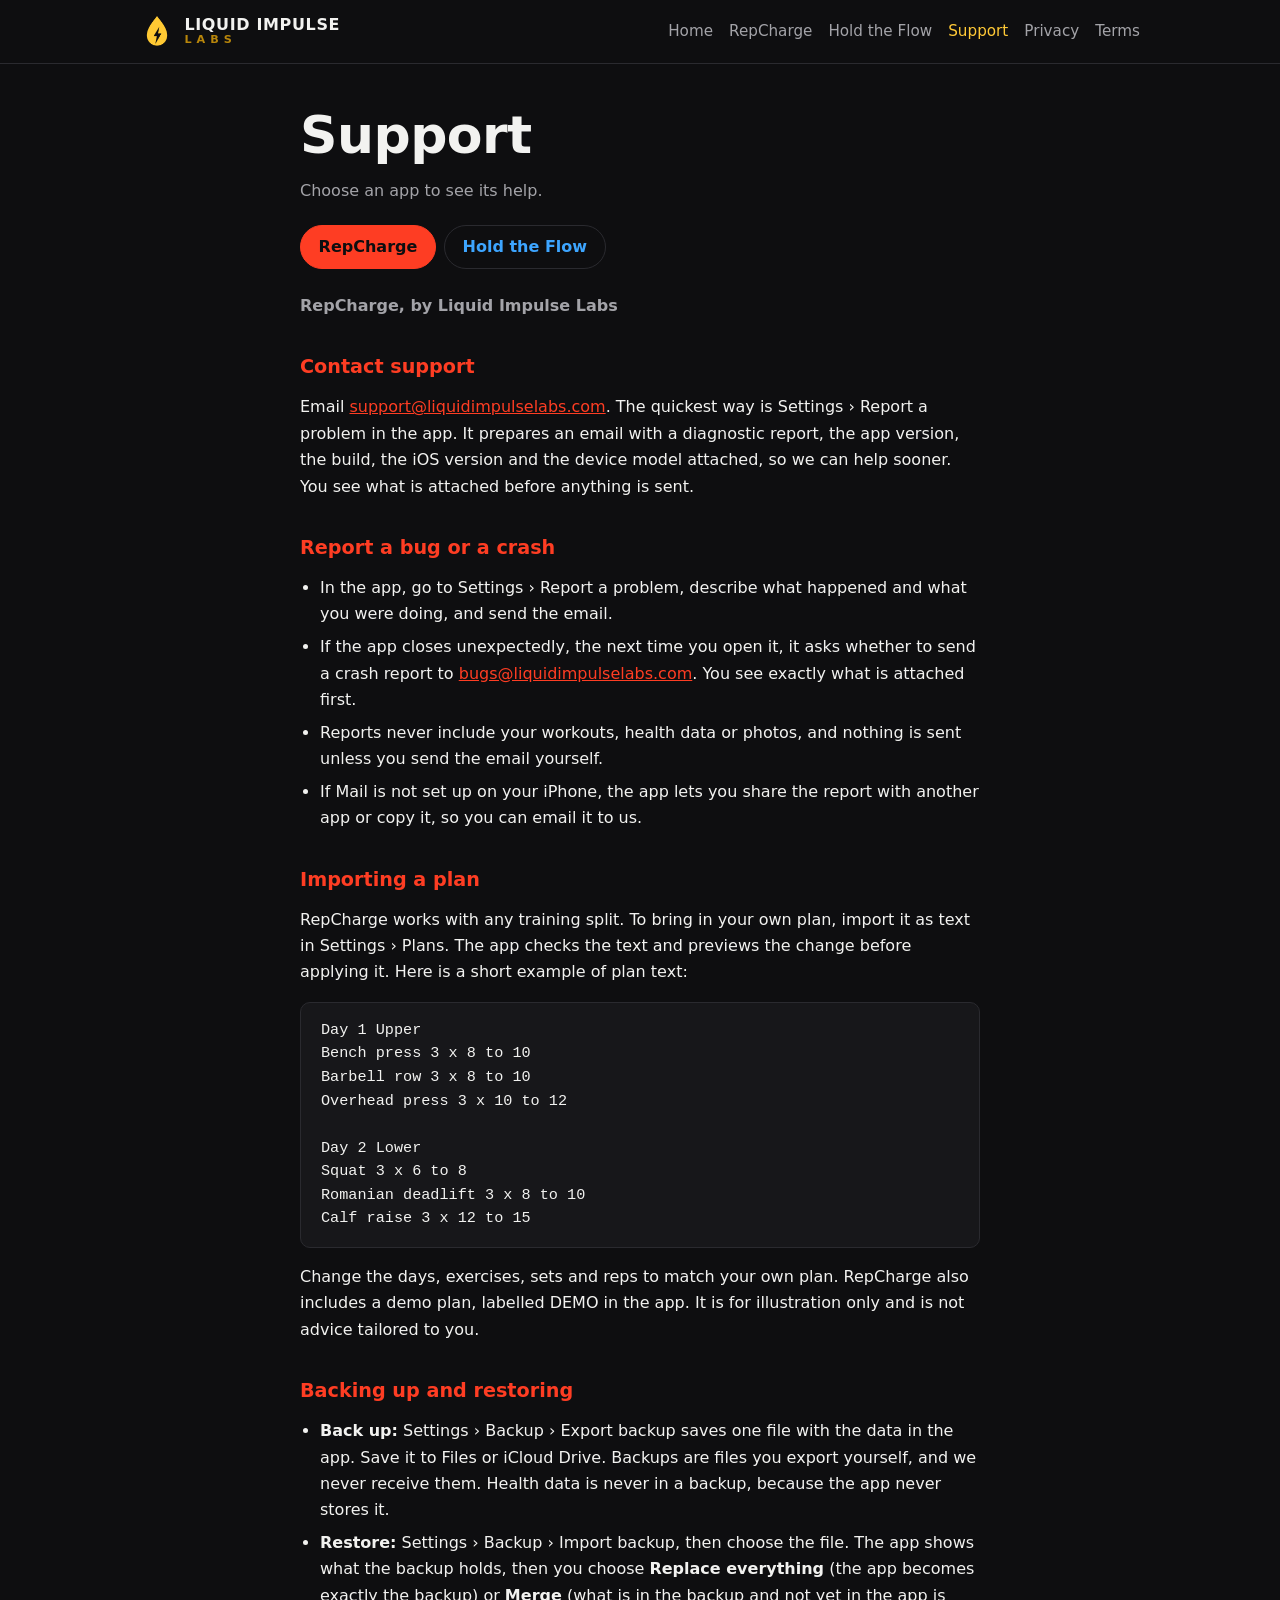
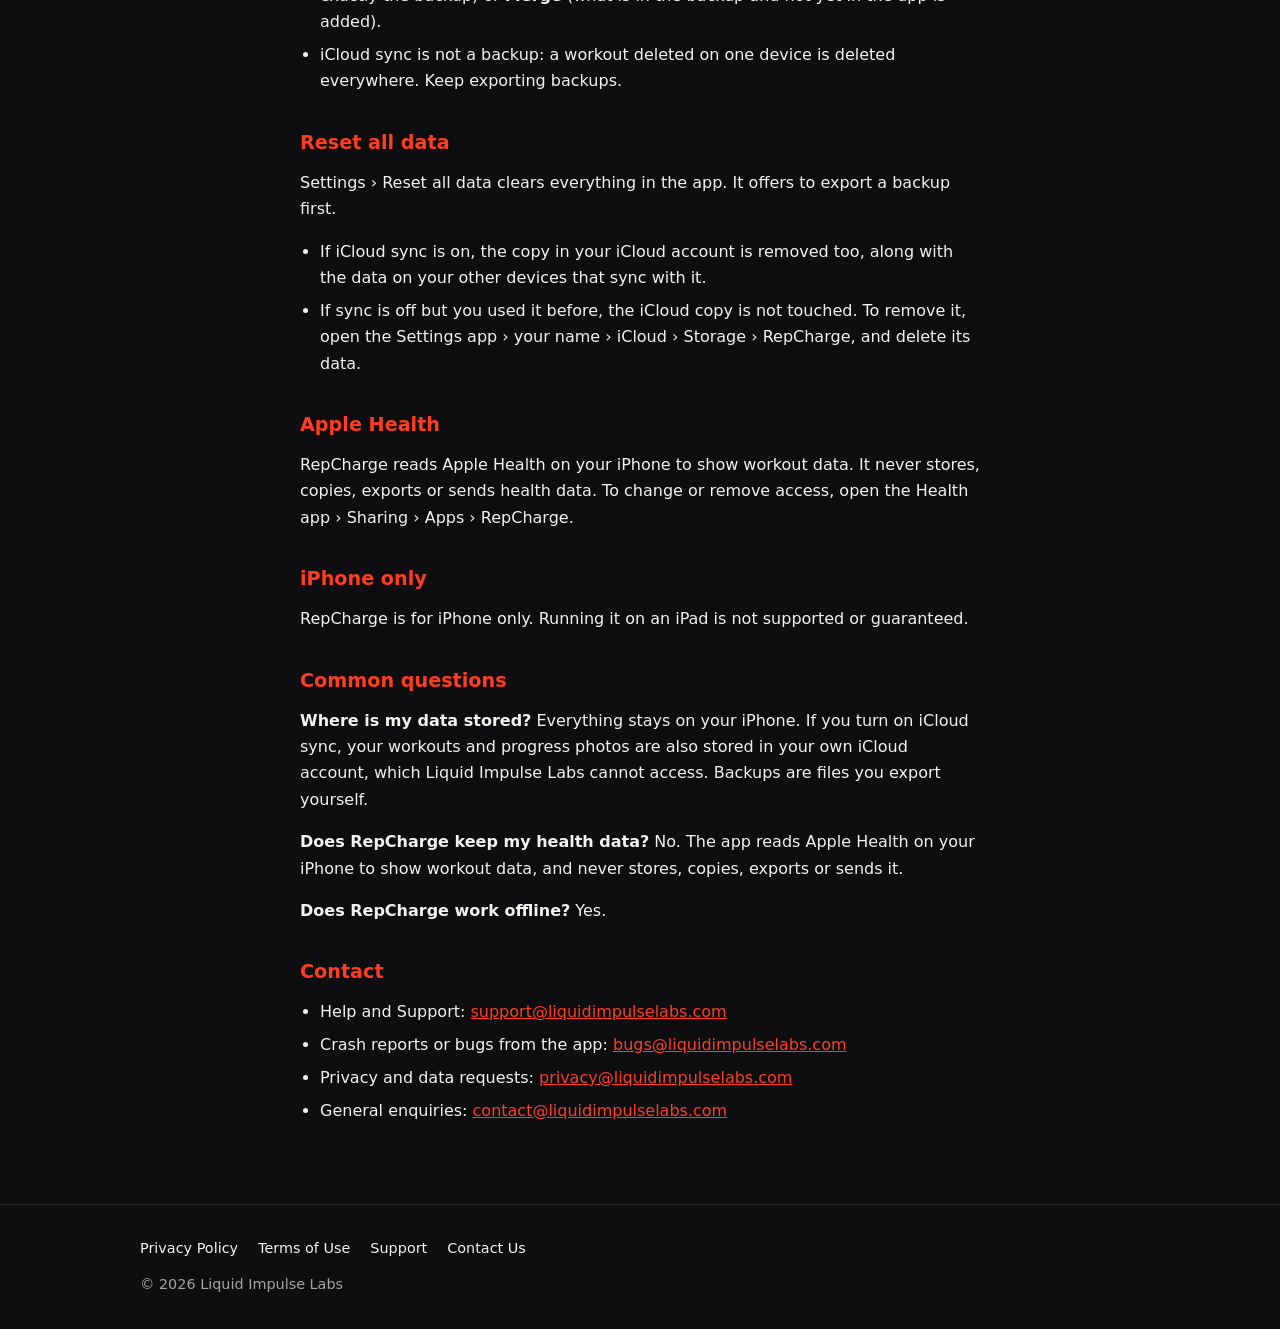
<file: support.html>
<!doctype html>
<html lang="en-GB">
<head>
  <meta charset="utf-8">
  <meta name="viewport" content="width=device-width, initial-scale=1">
  <title>Liquid Impulse Labs · Support</title>
  <meta name="description" content="Help with the apps and games from Liquid Impulse Labs, including RepCharge and Hold the Flow. Choose an app to see its help.">
  <meta name="theme-color" content="#0e0e10">
  <link rel="icon" type="image/png" sizes="32x32" href="assets/favicon-32.png?v=2">
  <link rel="icon" type="image/png" sizes="64x64" href="assets/favicon-64.png?v=2">
  <link rel="apple-touch-icon" href="assets/app-icon.png">
  <link rel="stylesheet" href="assets/style.css">
</head>
<body>
  <header class="site-header">
    <div class="inner">
      <a class="brand" href="index.html" aria-label="Liquid Impulse Labs home">
        <img src="assets/logo-mark.png" alt="" width="34" height="34">
        <span class="brand-name"><strong>LIQUID IMPULSE</strong><span>LABS</span></span>
      </a>
      <nav class="site-nav" aria-label="Main">
        <a href="index.html">Home</a>
        <a href="repcharge.html" class="nav-rc">RepCharge</a>
        <a href="holdtheflow.html" class="nav-htf">Hold the Flow</a>
        <a href="support.html" aria-current="page">Support</a>
        <a href="privacy.html">Privacy</a>
        <a href="terms.html">Terms</a>
      </nav>
    </div>
  </header>

  <main class="narrow legal">
    <h1>Support</h1>
    <p class="meta">Choose an app to see its help.</p>
    <nav class="app-picker" aria-label="Choose an app">
      <a class="repcharge" href="#repcharge">RepCharge</a>
      <a class="holdtheflow" href="#holdtheflow">Hold the Flow</a>
    </nav>

    <div class="app-docs">
    <section class="app-doc repcharge" id="repcharge" aria-label="RepCharge">
      <p class="meta"><strong>RepCharge, by Liquid Impulse Labs</strong></p>
      <h2>Contact support</h2>
      <p>Email <a href="mailto:support@liquidimpulselabs.com">support@liquidimpulselabs.com</a>. The quickest way is Settings › Report a problem in the app. It prepares an email with a diagnostic report, the app version, the build, the iOS version and the device model attached, so we can help sooner. You see what is attached before anything is sent.</p>
      <h2>Report a bug or a crash</h2>
      <ul>
        <li>In the app, go to Settings › Report a problem, describe what happened and what you were doing, and send the email.</li>
        <li>If the app closes unexpectedly, the next time you open it, it asks whether to send a crash report to <a href="mailto:bugs@liquidimpulselabs.com">bugs@liquidimpulselabs.com</a>. You see exactly what is attached first.</li>
        <li>Reports never include your workouts, health data or photos, and nothing is sent unless you send the email yourself.</li>
        <li>If Mail is not set up on your iPhone, the app lets you share the report with another app or copy it, so you can email it to us.</li>
      </ul>
      <h2>Importing a plan</h2>
      <p>RepCharge works with any training split. To bring in your own plan, import it as text in Settings › Plans. The app checks the text and previews the change before applying it. Here is a short example of plan text:</p>
      <pre><code>Day 1 Upper
Bench press 3 x 8 to 10
Barbell row 3 x 8 to 10
Overhead press 3 x 10 to 12

Day 2 Lower
Squat 3 x 6 to 8
Romanian deadlift 3 x 8 to 10
Calf raise 3 x 12 to 15</code></pre>
      <p>Change the days, exercises, sets and reps to match your own plan. RepCharge also includes a demo plan, labelled DEMO in the app. It is for illustration only and is not advice tailored to you.</p>
      <h2>Backing up and restoring</h2>
      <ul>
        <li><strong>Back up:</strong> Settings › Backup › Export backup saves one file with the data in the app. Save it to Files or iCloud Drive. Backups are files you export yourself, and we never receive them. Health data is never in a backup, because the app never stores it.</li>
        <li><strong>Restore:</strong> Settings › Backup › Import backup, then choose the file. The app shows what the backup holds, then you choose <strong>Replace everything</strong> (the app becomes exactly the backup) or <strong>Merge</strong> (what is in the backup and not yet in the app is added).</li>
        <li>iCloud sync is not a backup: a workout deleted on one device is deleted everywhere. Keep exporting backups.</li>
      </ul>
      <h2>Reset all data</h2>
      <p>Settings › Reset all data clears everything in the app. It offers to export a backup first.</p>
      <ul>
        <li>If iCloud sync is on, the copy in your iCloud account is removed too, along with the data on your other devices that sync with it.</li>
        <li>If sync is off but you used it before, the iCloud copy is not touched. To remove it, open the Settings app › your name › iCloud › Storage › RepCharge, and delete its data.</li>
      </ul>
      <h2>Apple Health</h2>
      <p>RepCharge reads Apple Health on your iPhone to show workout data. It never stores, copies, exports or sends health data. To change or remove access, open the Health app › Sharing › Apps › RepCharge.</p>
      <h2>iPhone only</h2>
      <p>RepCharge is for iPhone only. Running it on an iPad is not supported or guaranteed.</p>
      <h2>Common questions</h2>
      <p><strong>Where is my data stored?</strong> Everything stays on your iPhone. If you turn on iCloud sync, your workouts and progress photos are also stored in your own iCloud account, which Liquid Impulse Labs cannot access. Backups are files you export yourself.</p>
      <p><strong>Does RepCharge keep my health data?</strong> No. The app reads Apple Health on your iPhone to show workout data, and never stores, copies, exports or sends it.</p>
      <p><strong>Does RepCharge work offline?</strong> Yes.</p>
      <h2>Contact</h2>
      <ul>
        <li>Help and Support: <a href="mailto:support@liquidimpulselabs.com">support@liquidimpulselabs.com</a></li>
        <li>Crash reports or bugs from the app: <a href="mailto:bugs@liquidimpulselabs.com">bugs@liquidimpulselabs.com</a></li>
        <li>Privacy and data requests: <a href="mailto:privacy@liquidimpulselabs.com">privacy@liquidimpulselabs.com</a></li>
        <li>General enquiries: <a href="mailto:contact@liquidimpulselabs.com">contact@liquidimpulselabs.com</a></li>
      </ul>
    </section>

    <section class="app-doc holdtheflow" id="holdtheflow" aria-label="Hold the Flow">
      <p class="meta"><strong>Hold the Flow, by Liquid Impulse Labs</strong></p>
      <p>Hold the Flow is in development. This page describes how the game is being built, and we will add to it as release gets closer.</p>
      <h2>Contact support</h2>
      <p>Email <a href="mailto:support@liquidimpulselabs.com">support@liquidimpulselabs.com</a>. To help us help you sooner, tell us your device model, your iOS version, the level you were on and what happened.</p>
      <h2>Purchases</h2>
      <ul>
        <li><strong>Restore purchases:</strong> the Supporter pack can be brought back on another device, or after deleting the game, with Restore purchases in the game's settings or the shop.</li>
        <li><strong>Drops:</strong> Restore purchases cannot bring back Drops, because they are used up when you spend them. If iCloud is on, your Drops balance carries over to your other devices instead. Drops do not expire.</li>
        <li><strong>Waiting for approval:</strong> if Ask to Buy is on, the game shows that a purchase is waiting until a parent or carer approves it. Nothing is unlocked or charged until then.</li>
        <li><strong>Refunds:</strong> purchases are handled by Apple. To ask for a refund, go to <a href="https://reportaproblem.apple.com">reportaproblem.apple.com</a>.</li>
        <li>You never need to buy anything to finish the game.</li>
      </ul>
      <h2>Your progress</h2>
      <ul>
        <li>Your progress, stars, Drops and items are saved on your device. We do not hold a copy.</li>
        <li>If you are signed in to iCloud, they are also kept in your own iCloud account, so they carry over to your other devices and to a new device. To check, open the Settings app › your name › iCloud.</li>
        <li>If iCloud is off, deleting the game deletes them, unless you restore a backup of your device.</li>
        <li>Reset progress in the game's settings permanently deletes them from your device and from iCloud, including any Drops you have not spent. We cannot get them back.</li>
      </ul>
      <h2>Game Center and leaderboards</h2>
      <ul>
        <li>Game Center is optional, and the game works fully without it.</li>
        <li>Posting your scores is off until you turn it on in the game's settings. When it is on, other players can see your Game Center name and your scores.</li>
        <li>You can turn it off at any time. You can manage Game Center in the Settings app › Game Center.</li>
      </ul>
      <h2>For parents and carers</h2>
      <ul>
        <li>The game has no adverts, no chat, no account and no tracking, and it does not ask for your child's name, age or email.</li>
        <li>Posting scores to leaderboards is off until it is turned on.</li>
        <li>To approve or block purchases, use Ask to Buy in Family Sharing, or the Settings app › Screen Time › Content &amp; Privacy Restrictions.</li>
        <li>The game has flashing lights and lightning effects. See Playing safely in our <a href="terms.html#holdtheflow">terms</a>.</li>
      </ul>
      <h2>Common questions</h2>
      <p><strong>Does the game need an internet connection?</strong> No. It can be played fully offline. Game Center leaderboards need a connection, and are optional.</p>
      <p><strong>Where is my data stored?</strong> On your device, and in your own iCloud account if iCloud is on. See our <a href="privacy.html#holdtheflow">privacy policy</a>.</p>
      <h2>Contact</h2>
      <ul>
        <li>Help and Support: <a href="mailto:support@liquidimpulselabs.com">support@liquidimpulselabs.com</a></li>
        <li>Privacy and data requests: <a href="mailto:privacy@liquidimpulselabs.com">privacy@liquidimpulselabs.com</a></li>
        <li>General enquiries: <a href="mailto:contact@liquidimpulselabs.com">contact@liquidimpulselabs.com</a></li>
      </ul>
    </section>
    </div>
  </main>

  <footer class="site-footer">
    <div class="inner">
      <nav class="footer-links" aria-label="Footer">
        <a href="privacy.html">Privacy Policy</a>
        <a href="terms.html">Terms of Use</a>
        <a href="support.html">Support</a>
        <a href="mailto:contact@liquidimpulselabs.com">Contact Us</a>
      </nav>
      <p>&copy; 2026 Liquid Impulse Labs</p>
    </div>
  </footer>
</body>
</html>
</file>
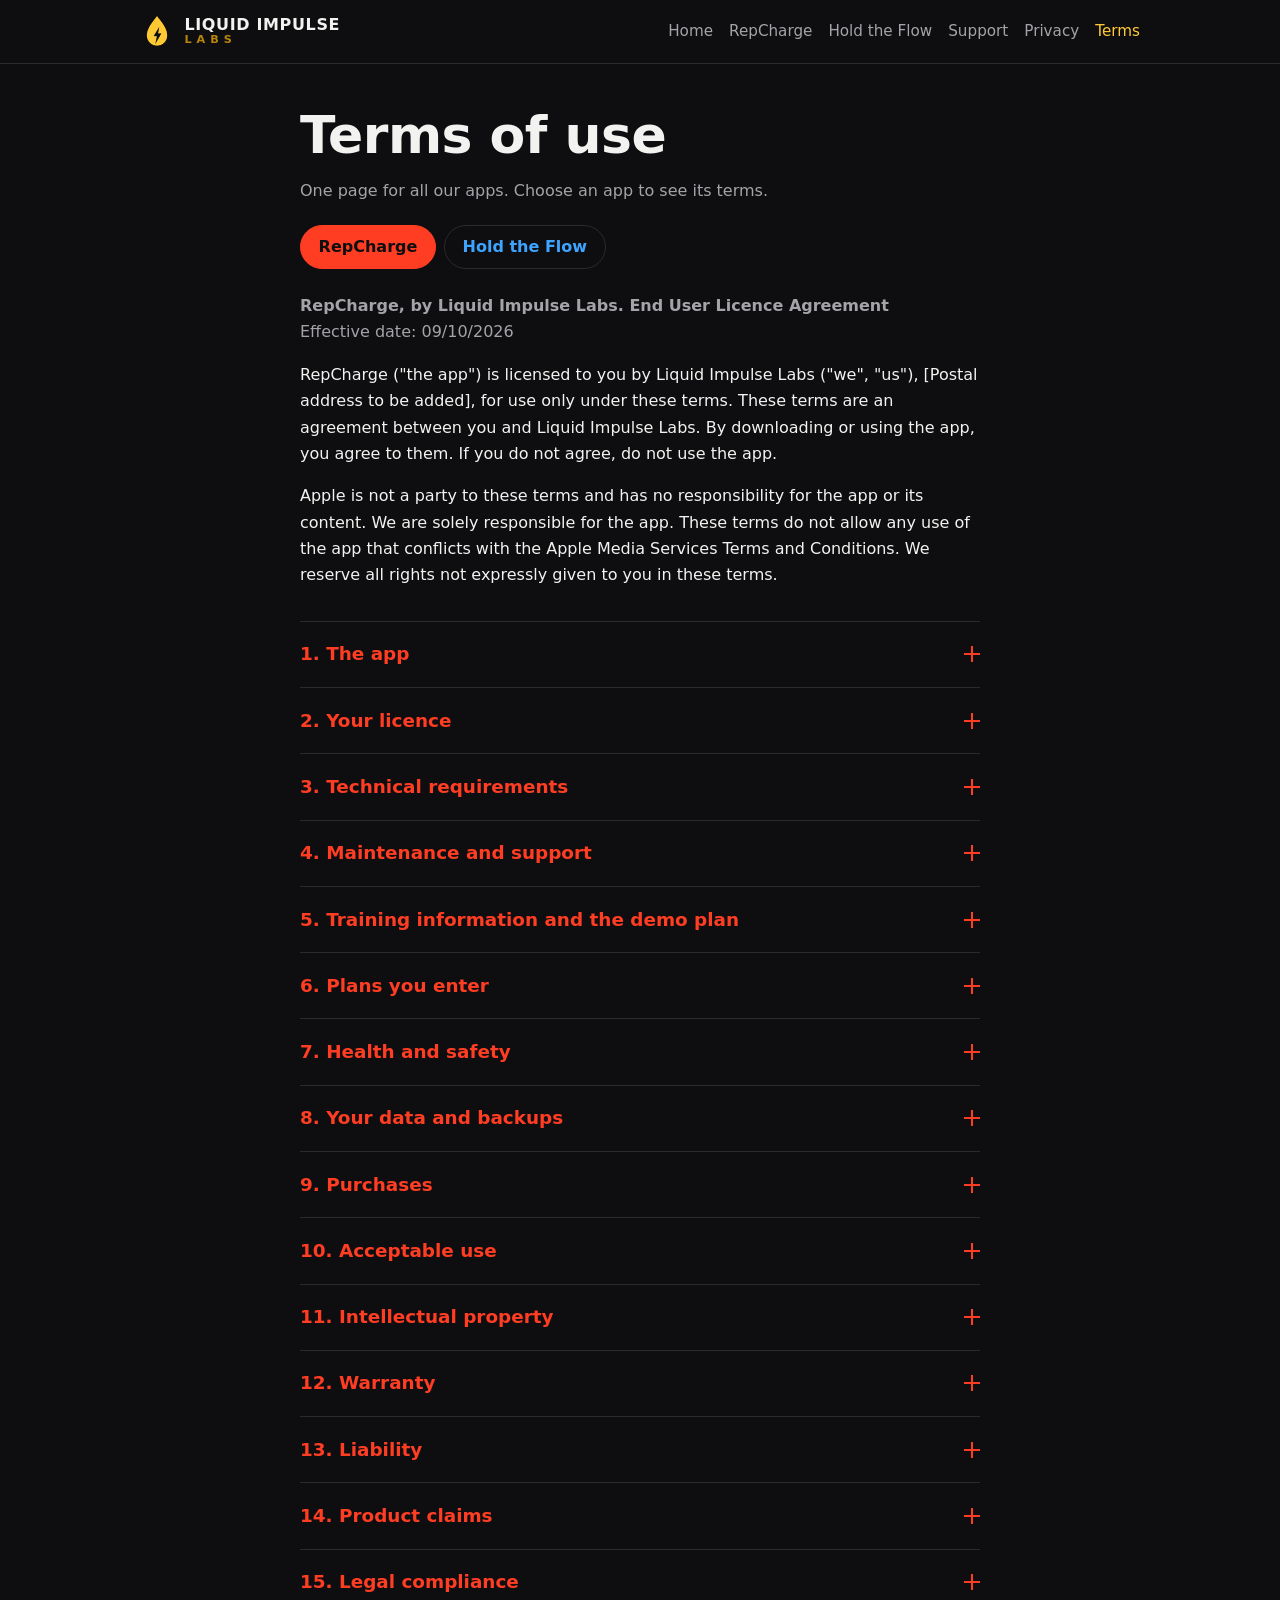
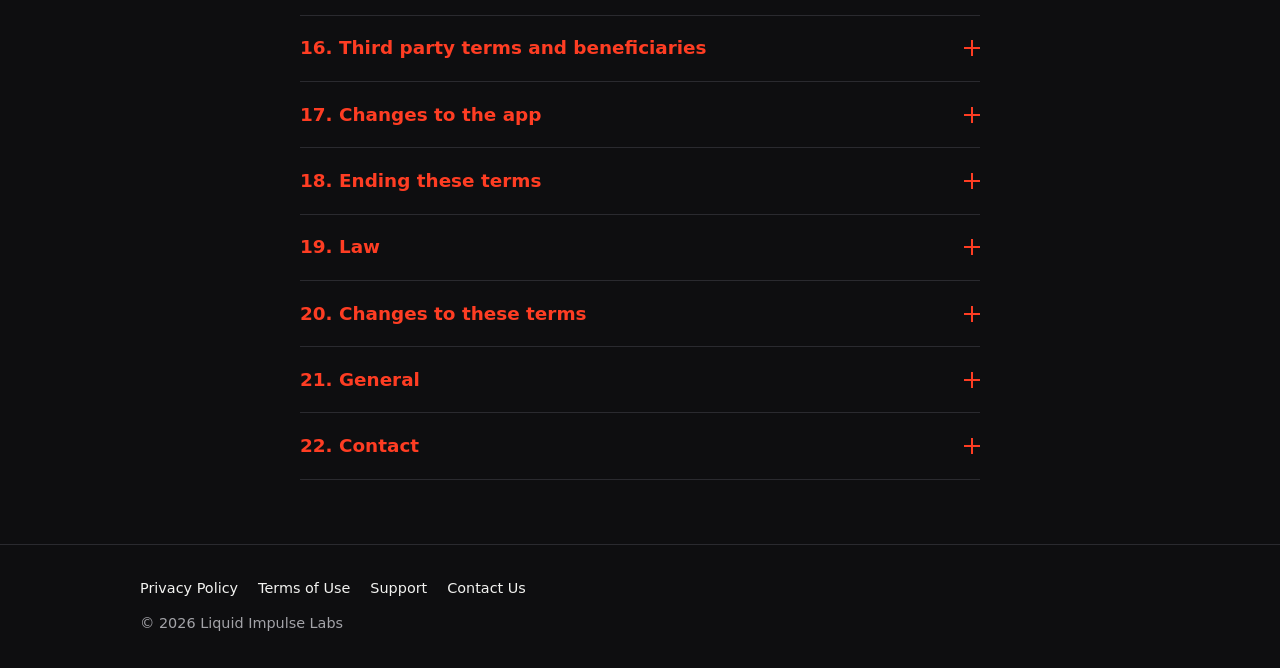
<file: terms.html>
<!doctype html>
<html lang="en-GB">
<head>
  <meta charset="utf-8">
  <meta name="viewport" content="width=device-width, initial-scale=1">
  <title>Liquid Impulse Labs · Terms of Use</title>
  <meta name="description" content="The terms for using the apps and games from Liquid Impulse Labs, including RepCharge and Hold the Flow. Choose an app to see its terms.">
  <meta name="theme-color" content="#0e0e10">
  <link rel="icon" type="image/png" sizes="32x32" href="assets/favicon-32.png?v=2">
  <link rel="icon" type="image/png" sizes="64x64" href="assets/favicon-64.png?v=2">
  <link rel="apple-touch-icon" href="assets/app-icon.png">
  <link rel="stylesheet" href="assets/style.css">
</head>
<body>
  <header class="site-header">
    <div class="inner">
      <a class="brand" href="index.html" aria-label="Liquid Impulse Labs home">
        <img src="assets/logo-mark.png" alt="" width="34" height="34">
        <span class="brand-name"><strong>LIQUID IMPULSE</strong><span>LABS</span></span>
      </a>
      <nav class="site-nav" aria-label="Main">
        <a href="index.html">Home</a>
        <a href="repcharge.html" class="nav-rc">RepCharge</a>
        <a href="holdtheflow.html" class="nav-htf">Hold the Flow</a>
        <a href="support.html">Support</a>
        <a href="privacy.html">Privacy</a>
        <a href="terms.html" aria-current="page">Terms</a>
      </nav>
    </div>
  </header>

  <main class="narrow legal">
    <h1>Terms of use</h1>
    <p class="meta">One page for all our apps. Choose an app to see its terms.</p>
    <nav class="app-picker" aria-label="Choose an app">
      <a class="repcharge" href="#repcharge">RepCharge</a>
      <a class="holdtheflow" href="#holdtheflow">Hold the Flow</a>
    </nav>

    <div class="app-docs">
    <section class="app-doc repcharge" id="repcharge" aria-label="RepCharge">
      <p class="meta"><strong>RepCharge, by Liquid Impulse Labs. End User Licence Agreement</strong><br>
        Effective date: 09/10/2026</p>
      <p>RepCharge ("the app") is licensed to you by Liquid Impulse Labs ("we", "us"), [Postal address to be added], for use only under these terms. These terms are an agreement between you and Liquid Impulse Labs. By downloading or using the app, you agree to them. If you do not agree, do not use the app.</p>
      <p>Apple is not a party to these terms and has no responsibility for the app or its content. We are solely responsible for the app. These terms do not allow any use of the app that conflicts with the Apple Media Services Terms and Conditions. We reserve all rights not expressly given to you in these terms.</p>
      <details class="section" id="rc-s1">
        <summary><h2>1. The app</h2></summary>
      <p>RepCharge is a strength training log and planner for iPhone. It works with any training split. You can import your own plans as text, and the app includes a demo plan, an Exercise Library and a training guide.</p>
      </details>
      <details class="section" id="rc-s2">
        <summary><h2>2. Your licence</h2></summary>
      <p>We give you a personal, non exclusive, non transferable licence to use the app on iPhones that you own or control, as allowed by Apple's usage rules. You may not copy, modify, reverse engineer, rent, lend, resell or distribute the app, or try to extract its source code, except where the law allows this. These terms also apply to any updates to the app, unless an update comes with its own terms.</p>
      </details>
      <details class="section" id="rc-s3">
        <summary><h2>3. Technical requirements</h2></summary>
      <p>RepCharge is for iPhone only and needs a supported version of iOS. Running it on an iPad is not supported or guaranteed. We may update the app to support newer versions of iOS, and you may need to update iOS to keep using it.</p>
      </details>
      <details class="section" id="rc-s4">
        <summary><h2>4. Maintenance and support</h2></summary>
      <p>We are solely responsible for providing any maintenance and support for the app, as described on our <a href="support.html#repcharge">support page</a> and in these terms. Apple has no obligation to provide any maintenance or support for the app. For help, email <a href="mailto:support@liquidimpulselabs.com">support@liquidimpulselabs.com</a>.</p>
      </details>
      <details class="section" id="rc-s5">
        <summary><h2>5. Training information and the demo plan</h2></summary>
      <p>The Exercise Library and the training guide are compiled from published sources, which are listed in the app. The demo plan, the Exercise Library and the training guide are general information. They are not written or endorsed by Liquid Impulse Labs, and they are not tailored advice.</p>
      <p>The demo plan is labelled DEMO in the app. It is for illustration only and is not personal training, coaching or medical advice. Any figures or suggestions the app shows are general calculations from what you enter, not assessments of you.</p>
      </details>
      <details class="section" id="rc-s6">
        <summary><h2>6. Plans you enter</h2></summary>
      <p>You are responsible for any plan you import or enter, whatever its source. We are not responsible for whether a plan you enter is safe, accurate or suitable for you. Consider getting advice from a qualified professional before following any plan. Plans and data you enter stay yours, and we do not receive them.</p>
      </details>
      <details class="section" id="rc-s7">
        <summary><h2>7. Health and safety</h2></summary>
      <ul>
        <li>Check with a doctor or physiotherapist before starting if you have an injury or a health condition.</li>
        <li>Stop and get advice if you feel pain, dizziness or unwell.</li>
        <li>Choose weights you can lift safely, and use safety equipment or a spotter.</li>
        <li>Do not use the app in an emergency. Call 999 in the UK, or your local emergency number.</li>
      </ul>
      <p>You take part in exercise at your own risk.</p>
      </details>
      <details class="section" id="rc-s8">
        <summary><h2>8. Your data and backups</h2></summary>
      <p>The app keeps your data on your iPhone, and in your own iCloud account if you turn on iCloud sync. It reads Apple Health only to show workout data and never stores, copies, exports or sends it. You are responsible for backing up your data by exporting a backup, and Settings › Reset all data deletes it permanently. We cannot recover data that is deleted or lost. Our <a href="privacy.html#repcharge">privacy policy</a> explains how we handle personal data.</p>
      </details>
      <details class="section" id="rc-s9">
        <summary><h2>9. Purchases</h2></summary>
      <p>Version 1.0 of the app has no purchases. If we offer purchases in future, terms for them will be added to these terms, and their prices will be shown before you buy.</p>
      </details>
      <details class="section" id="rc-s10">
        <summary><h2>10. Acceptable use</h2></summary>
      <p>Do not use the app unlawfully, interfere with it, extract its code, or use it in any way that could harm others.</p>
      </details>
      <details class="section" id="rc-s11">
        <summary><h2>11. Intellectual property</h2></summary>
      <p>We own the app, its design, branding and content written by us. You own the data and plans you enter. The published sources used for the training information belong to their owners. If anyone claims that the app or your use of it infringes their intellectual property rights, we, not Apple, are solely responsible for investigating, defending, settling and discharging that claim.</p>
      </details>
      <details class="section" id="rc-s12">
        <summary><h2>12. Warranty</h2></summary>
      <p>The app is provided as is. To the fullest extent the law allows, we exclude warranties about how it performs. Nothing in these terms affects your statutory rights as a consumer. If the app fails to meet any warranty that applies by law, you may tell Apple, and Apple will refund the purchase price of the app, if any. To the fullest extent the law allows, Apple has no other warranty obligation for the app, and any other claims, losses, liabilities, damages, costs or expenses caused by a failure to meet a warranty are our responsibility under these terms.</p>
      </details>
      <details class="section" id="rc-s13">
        <summary><h2>13. Liability</h2></summary>
      <p>We are not liable for injury from exercise, for problems with plans, or for lost data, except where the law does not allow us to exclude liability. Nothing in these terms limits liability for death or personal injury caused by our negligence, for fraud, or for anything else that cannot be limited by law. Where we are liable, our total liability is limited to the amount you paid us for the app in the 12 months before the claim.</p>
      </details>
      <details class="section" id="rc-s14">
        <summary><h2>14. Product claims</h2></summary>
      <p>We, not Apple, are responsible for dealing with any claims from you or anyone else about the app or your use of it. This includes claims that the app causes harm, claims that it fails to meet a legal or regulatory requirement, and claims under consumer protection or similar laws.</p>
      </details>
      <details class="section" id="rc-s15">
        <summary><h2>15. Legal compliance</h2></summary>
      <p>You confirm that you are not located in a country that is subject to a United States Government embargo, or that has been designated by the United States Government as a country that supports terrorism, and that you are not listed on any United States Government list of prohibited or restricted parties.</p>
      </details>
      <details class="section" id="rc-s16">
        <summary><h2>16. Third party terms and beneficiaries</h2></summary>
      <p>Apple provides Apple Health, iCloud, Mail and the App Store under its own terms. We are not responsible for those services or for the accuracy of data they provide. When you use the app, you must also follow any third party terms that apply, such as your mobile data provider's terms. Apple and its subsidiaries are third party beneficiaries of these terms. Once you accept these terms, Apple has the right to enforce them against you.</p>
      </details>
      <details class="section" id="rc-s17">
        <summary><h2>17. Changes to the app</h2></summary>
      <p>We may update, change or stop features of the app, and will try to give notice of significant changes. We do not promise that the app will always be available or free of errors.</p>
      </details>
      <details class="section" id="rc-s18">
        <summary><h2>18. Ending these terms</h2></summary>
      <p>You can stop using the app at any time by deleting it. We may end or suspend your licence if you break these terms. When your licence ends, you must stop using the app and delete it.</p>
      </details>
      <details class="section" id="rc-s19">
        <summary><h2>19. Law</h2></summary>
      <p>These terms are governed by the law of England and Wales, and the courts of England and Wales have jurisdiction. If you live elsewhere in the UK, you may also bring a claim in your local courts.</p>
      </details>
      <details class="section" id="rc-s20">
        <summary><h2>20. Changes to these terms</h2></summary>
      <p>We may change these terms. We will tell you about significant changes in the app or on the website. Using the app after a change means you accept the new terms.</p>
      </details>
      <details class="section" id="rc-s21">
        <summary><h2>21. General</h2></summary>
      <ul>
        <li>If a court decides that any part of these terms cannot be enforced, the rest of the terms still apply.</li>
        <li>These terms, together with our <a href="privacy.html#repcharge">privacy policy</a>, are the whole agreement between you and us about the app.</li>
        <li>If we do not enforce a right under these terms straight away, we can still enforce it later.</li>
        <li>You may not transfer your rights under these terms to anyone else. We may transfer ours to another organisation, and this will not affect your rights under these terms.</li>
      </ul>
      </details>
      <details class="section" id="rc-s22">
        <summary><h2>22. Contact</h2></summary>
      <ul>
        <li>Help with the app: <a href="mailto:support@liquidimpulselabs.com">support@liquidimpulselabs.com</a></li>
        <li>General enquiries: <a href="mailto:contact@liquidimpulselabs.com">contact@liquidimpulselabs.com</a></li>
        <li>Postal address: [To be added]</li>
      </ul>
      </details>
    </section>

    <section class="app-doc holdtheflow" id="holdtheflow" aria-label="Hold the Flow">
      <p class="meta"><strong>Hold the Flow, by Liquid Impulse Labs. End User Licence Agreement</strong><br>
        Effective date: 09/10/2026</p>
      <p>Hold the Flow is in development. These terms describe the game as it is being built. We will check them again before release, and update the effective date if anything changes.</p>
      <p>Hold the Flow ("the game") is licensed to you by Liquid Impulse Labs ("we", "us"), [Postal address to be added], for use only under these terms. These terms are an agreement between you and Liquid Impulse Labs. By downloading or playing the game, you agree to them. If you do not agree, do not play the game.</p>
      <p>Apple is not a party to these terms and has no responsibility for the game or its content. We are solely responsible for the game. These terms do not allow any use of the game that conflicts with the Apple Media Services Terms and Conditions. We reserve all rights not expressly given to you in these terms.</p>
      <details class="section" id="htf-s1">
        <summary><h2>1. The game</h2></summary>
      <p>Hold the Flow is a game for iOS. You lead a squad of water people with electric shots against waves of oil people. The game can be played fully offline, and Game Center leaderboards are optional.</p>
      </details>
      <details class="section" id="htf-s2">
        <summary><h2>2. Your licence</h2></summary>
      <p>We give you a personal, non exclusive, non transferable licence to use the game on Apple devices that you own or control, as allowed by Apple's usage rules. You may not copy, modify, reverse engineer, rent, lend, resell or distribute the game, or try to extract its source code, except where the law allows this. These terms also apply to any updates to the game, unless an update comes with its own terms.</p>
      </details>
      <details class="section" id="htf-s3">
        <summary><h2>3. Younger players and parents</h2></summary>
      <p>If you are under 18, please read these terms with a parent or carer, and ask them before buying anything. Purchases are made with the Apple Account on the device, and the account holder is responsible for them. Parents and carers can use Ask to Buy and Screen Time to approve or block purchases. The App Store shows the game's age rating.</p>
      </details>
      <details class="section" id="htf-s4">
        <summary><h2>4. Technical requirements</h2></summary>
      <p>The game needs a supported version of iOS. We may update the game to support newer versions of iOS, and you may need to update iOS to keep playing.</p>
      </details>
      <details class="section" id="htf-s5">
        <summary><h2>5. Maintenance and support</h2></summary>
      <p>We are solely responsible for providing any maintenance and support for the game, as described on our <a href="support.html#holdtheflow">support page</a> and in these terms. Apple has no obligation to provide any maintenance or support for the game. For help, email <a href="mailto:support@liquidimpulselabs.com">support@liquidimpulselabs.com</a>.</p>
      </details>
      <details class="section" id="htf-s6">
        <summary><h2>6. Drops and items in the game</h2></summary>
      <p>Drops are the game's currency. You earn them by playing, and you can also buy them.</p>
      <ul>
        <li>Drops and the items you unlock with them, such as lives, boosters and cosmetics, are part of your licence to use the game. They have no value outside the game, and cannot be exchanged for money, sold or transferred to anyone else.</li>
        <li>Drops do not expire. Drops you earn and Drops you buy work the same way.</li>
        <li>We will not take away Drops or items you have, except when you use Reset progress or delete the game (<a href="#htf-s8">section 8</a>).</li>
        <li>Boosters are switched off on leaderboards, so leaderboards stay fair.</li>
        <li>Nothing sold in the game gives permanent power, and the game never sells random rewards for money or Drops.</li>
      </ul>
      </details>
      <details class="section" id="htf-s7">
        <summary><h2>7. Purchases</h2></summary>
      <ul>
        <li>Purchases are made through the App Store. Apple takes payment and handles it under its own terms. The price is shown in your App Store currency before you buy.</li>
        <li>Drops bought with money are added to your balance straight away and are used up when you spend them. Restore purchases cannot bring back Drops, but if iCloud is on, your Drops balance is kept in your iCloud account and carries over to your other devices.</li>
        <li>The Supporter pack is a one time purchase. You can bring it back on another device, or after deleting the game, with Restore purchases in the game's settings or the shop.</li>
        <li>Where a purchase can be shared with Family Sharing, the App Store shows this before you buy.</li>
        <li>To ask for a refund, go to <a href="https://reportaproblem.apple.com">reportaproblem.apple.com</a>. Apple decides refunds under its own terms. Nothing in these terms affects your statutory rights.</li>
        <li>You never need to buy anything to finish the game.</li>
      </ul>
      </details>
      <details class="section" id="htf-s8">
        <summary><h2>8. Your progress</h2></summary>
      <p>Your progress, stars, Drops and items are saved on your device. If you are signed in to iCloud, they are also kept in your own iCloud account, so they carry over to your other devices and to a new device. Reset progress in the game's settings permanently deletes them from your device and from iCloud, including any Drops you have not spent. If iCloud is off, deleting the game also permanently deletes them. We do not hold a copy, so we cannot get them back. The Supporter pack can always be brought back with Restore purchases.</p>
      </details>
      <details class="section" id="htf-s9">
        <summary><h2>9. Game Center and leaderboards</h2></summary>
      <p>Game Center is Apple's service and is optional. Apple provides it under its own terms. Posting your scores is off until you turn it on in the game's settings. When it is on, other players can see your Game Center name and your scores. We may remove scores from leaderboards that were achieved by breaking these terms.</p>
      </details>
      <details class="section" id="htf-s10">
        <summary><h2>10. Playing safely</h2></summary>
      <ul>
        <li>Take regular breaks.</li>
        <li>The game has flashing lights and lightning effects. A very small number of people may have seizures when they see flashing lights. If you or anyone in your family has had a seizure or epilepsy, talk to a doctor before playing. Stop playing straight away if you feel dizzy, have blurred vision, or your eyes or muscles twitch.</li>
        <li>Be aware of what is around you while you play.</li>
      </ul>
      </details>
      <details class="section" id="htf-s11">
        <summary><h2>11. Acceptable use</h2></summary>
      <p>Do not use the game unlawfully, interfere with it, extract its code, modify it, or use cheats, bugs or other tools to change your progress, Drops or scores. Do not use the game in any way that could harm others.</p>
      </details>
      <details class="section" id="htf-s12">
        <summary><h2>12. Intellectual property</h2></summary>
      <p>We own the game, its design, characters, artwork, music, branding and content. If anyone claims that the game or your use of it infringes their intellectual property rights, we, not Apple, are solely responsible for investigating, defending, settling and discharging that claim.</p>
      </details>
      <details class="section" id="htf-s13">
        <summary><h2>13. Warranty</h2></summary>
      <p>The game is provided as is. To the fullest extent the law allows, we exclude warranties about how it performs. Nothing in these terms affects your statutory rights as a consumer. If the game fails to meet any warranty that applies by law, you may tell Apple, and Apple will refund the purchase price of the game, if any. To the fullest extent the law allows, Apple has no other warranty obligation for the game, and any other claims, losses, liabilities, damages, costs or expenses caused by a failure to meet a warranty are our responsibility under these terms.</p>
      </details>
      <details class="section" id="htf-s14">
        <summary><h2>14. Liability</h2></summary>
      <p>We are not liable for lost progress or lost Drops, except where the law does not allow us to exclude liability. Nothing in these terms limits liability for death or personal injury caused by our negligence, for fraud, or for anything else that cannot be limited by law. Where we are liable, our total liability is limited to the amount you paid for the game and purchases in it in the 12 months before the claim.</p>
      </details>
      <details class="section" id="htf-s15">
        <summary><h2>15. Product claims</h2></summary>
      <p>We, not Apple, are responsible for dealing with any claims from you or anyone else about the game or your use of it. This includes claims that the game causes harm, claims that it fails to meet a legal or regulatory requirement, and claims under consumer protection or similar laws.</p>
      </details>
      <details class="section" id="htf-s16">
        <summary><h2>16. Legal compliance</h2></summary>
      <p>You confirm that you are not located in a country that is subject to a United States Government embargo, or that has been designated by the United States Government as a country that supports terrorism, and that you are not listed on any United States Government list of prohibited or restricted parties.</p>
      </details>
      <details class="section" id="htf-s17">
        <summary><h2>17. Third party terms and beneficiaries</h2></summary>
      <p>Apple provides Game Center, the App Store and purchases in the game under its own terms. We are not responsible for those services. When you use the game, you must also follow any third party terms that apply, such as your mobile data provider's terms. Apple and its subsidiaries are third party beneficiaries of these terms. Once you accept these terms, Apple has the right to enforce them against you.</p>
      </details>
      <details class="section" id="htf-s18">
        <summary><h2>18. Changes to the game</h2></summary>
      <p>We may update, change or stop features of the game, and will try to give notice of significant changes. We do not promise that the game will always be available or free of errors. Items you have bought or unlocked stay yours to use in the game.</p>
      </details>
      <details class="section" id="htf-s19">
        <summary><h2>19. Ending these terms</h2></summary>
      <p>You can stop playing at any time by deleting the game. We may end or suspend your licence if you break these terms. When your licence ends, you must stop playing and delete the game.</p>
      </details>
      <details class="section" id="htf-s20">
        <summary><h2>20. Law</h2></summary>
      <p>These terms are governed by the law of England and Wales, and the courts of England and Wales have jurisdiction. If you live elsewhere in the UK, you may also bring a claim in your local courts.</p>
      </details>
      <details class="section" id="htf-s21">
        <summary><h2>21. Changes to these terms</h2></summary>
      <p>We may change these terms. We will tell you about significant changes in the game or on the website. Playing the game after a change means you accept the new terms.</p>
      </details>
      <details class="section" id="htf-s22">
        <summary><h2>22. General</h2></summary>
      <ul>
        <li>If a court decides that any part of these terms cannot be enforced, the rest of the terms still apply.</li>
        <li>These terms, together with our <a href="privacy.html#holdtheflow">privacy policy</a>, are the whole agreement between you and us about the game.</li>
        <li>If we do not enforce a right under these terms straight away, we can still enforce it later.</li>
        <li>You may not transfer your rights under these terms to anyone else. We may transfer ours to another organisation, and this will not affect your rights under these terms.</li>
      </ul>
      </details>
      <details class="section" id="htf-s23">
        <summary><h2>23. Contact</h2></summary>
      <ul>
        <li>Help with the game: <a href="mailto:support@liquidimpulselabs.com">support@liquidimpulselabs.com</a></li>
        <li>General enquiries: <a href="mailto:contact@liquidimpulselabs.com">contact@liquidimpulselabs.com</a></li>
        <li>Postal address: [To be added]</li>
      </ul>
      </details>
    </section>
    </div>
  </main>

  <footer class="site-footer">
    <div class="inner">
      <nav class="footer-links" aria-label="Footer">
        <a href="privacy.html">Privacy Policy</a>
        <a href="terms.html">Terms of Use</a>
        <a href="support.html">Support</a>
        <a href="mailto:contact@liquidimpulselabs.com">Contact Us</a>
      </nav>
      <p>&copy; 2026 Liquid Impulse Labs</p>
    </div>
  </footer>
</body>
</html>
</file>
<file: assets/style.css>
/* Liquid Impulse Labs: shared styles */
:root {
  --bg: #0e0e10;
  --surface: #17171a;
  --border: #2a2a2f;
  --text: #f2f2f0;
  --muted: #a3a3a8;
  --lil-yellow: #ffc936;  /* Liquid Impulse Labs yellow */
  --accent: var(--lil-yellow);
  --accent-deep: #b8860b;
  --repcharge-accent: #FE3D23;
  --repcharge-bolt: #FFC933;  /* the bolt yellow, sampled from the two tone RepCharge logo */
  --flow-blue: #3DA5FF;  /* Hold the Flow: water and electricity blue, paired with the company yellow */
}

/* RepCharge content only. Inside this scope the accent becomes the RepCharge
   red orange. The header and footer sit outside it and keep the yellow. */
.repcharge { --accent: var(--repcharge-accent); }
.repcharge h2 { color: var(--accent); }
/* Hold the Flow content only: blue leads, the company yellow is the spark. */
.holdtheflow { --accent: var(--flow-blue); }
.holdtheflow h2 { color: var(--accent); }

* { box-sizing: border-box; }
html { -webkit-text-size-adjust: 100%; }
body {
  margin: 0;
  background: var(--bg);
  color: var(--text);
  font-family: system-ui, -apple-system, "Segoe UI", Roboto, "Helvetica Neue", Arial, sans-serif;
  line-height: 1.65;
}
a { color: var(--accent); }
a:hover { text-decoration: none; }
img { max-width: 100%; height: auto; }

/* Header */
.site-header { border-bottom: 1px solid var(--border); }
.site-header .inner {
  max-width: 1040px;
  margin: 0 auto;
  padding: 0.9rem 1.25rem;
  display: flex;
  flex-wrap: wrap;
  align-items: center;
  justify-content: space-between;
  gap: 0.75rem 1.5rem;
}
.brand { display: flex; align-items: center; gap: 0.65rem; text-decoration: none; color: var(--text); }
.brand img { width: 34px; height: 34px; }
.brand-name { display: flex; flex-direction: column; line-height: 1.05; }
.brand-name strong { font-weight: 800; letter-spacing: 0.04em; font-size: 1rem; }
.brand-name span { color: var(--accent-deep); font-size: 0.7rem; letter-spacing: 0.45em; font-weight: 600; }
.site-nav { display: flex; flex-wrap: wrap; gap: 0.25rem 1rem; }
.site-nav a { color: var(--muted); text-decoration: none; font-size: 0.95rem; }
.site-nav a:hover, .site-nav a[aria-current="page"] { color: var(--accent); }
/* The one exception in the header: the RepCharge link turns red orange when hovered or selected */
.site-nav a.nav-rc:hover, .site-nav a.nav-rc[aria-current="page"] { color: var(--repcharge-accent); }
.site-nav a.nav-htf:hover, .site-nav a.nav-htf[aria-current="page"] { color: var(--flow-blue); }

/* Layout */
main { max-width: 1040px; margin: 0 auto; padding: 2.5rem 1.25rem 4rem; }
.narrow { max-width: 720px; }
h1, h2, h3 { line-height: 1.2; }
h1 { font-size: clamp(2rem, 6vw, 3.25rem); margin: 0 0 0.75rem; letter-spacing: -0.01em; }
h2 { margin: 3rem 0 0; }
.lead { font-size: 1.2rem; color: var(--muted); margin-top: 0; }
.eyebrow { color: var(--accent); text-transform: uppercase; letter-spacing: 0.12em; font-size: 0.8rem; font-weight: 700; margin: 0 0 0.5rem; }

.hero { display: flex; flex-wrap: wrap; align-items: center; gap: 1.25rem 2rem; padding: 0.5rem 0 0; }
.hero > div { flex: 1 1 300px; }
.hero h1 { margin-bottom: 0.5rem; }
.hero .lead { margin-bottom: 0; }
.hero-mark { width: 96px; height: 96px; }

.panel {
  background: var(--surface);
  border: 1px solid var(--border);
  border-radius: 14px;
  padding: 1.5rem 1.75rem;
}
.rc-panel { display: flex; flex-wrap: wrap; align-items: center; gap: 1.5rem 2.5rem; margin-top: 2.5rem; padding: 2rem; border-top: 3px solid var(--accent); }
.rc-panel .rc-logo { width: 220px; height: auto; }
.rc-panel .rc-body { flex: 1 1 280px; }
.rc-panel .rc-body p { margin: 0.25rem 0 1.25rem; color: var(--muted); font-size: 1.1rem; }
.badge {
  display: inline-block;
  border: 1px solid var(--accent);
  color: var(--accent);
  border-radius: 999px;
  padding: 0.15rem 0.7rem;
  font-size: 0.8rem;
  font-weight: 600;
  margin-bottom: 0.5rem;
}
.button {
  display: inline-block;
  background: var(--accent);
  color: #111;
  font-weight: 700;
  text-decoration: none;
  padding: 0.65rem 1.25rem;
  border-radius: 10px;
}

.grid { display: grid; gap: 1.25rem; grid-template-columns: repeat(auto-fit, minmax(min(100%, 400px), 1fr)); margin-top: 1.25rem; }
.grid .panel h3 { margin: 0 0 0.5rem; color: var(--accent); font-size: 1.05rem; }
.grid .panel p { margin: 0; color: var(--muted); }

/* Legal pages */
.legal h2 { font-size: 1.2rem; margin: 2.25rem 0 0.5rem; color: var(--accent); }
.legal h1 + .meta { margin-top: 0; }
.legal ul { padding-left: 1.25rem; }
.legal .meta { color: var(--muted); }
.legal li { margin-bottom: 0.4rem; }
.legal pre { background: var(--surface); border: 1px solid var(--border); border-radius: 10px; padding: 1rem 1.25rem; overflow-x: auto; font-size: 0.95rem; line-height: 1.55; }
.legal pre code { font-family: ui-monospace, SFMono-Regular, Menlo, Consolas, monospace; }
address { font-style: normal; }

details { background: var(--surface); border: 1px solid var(--border); border-radius: 12px; padding: 0.9rem 1.1rem; margin-bottom: 0.75rem; }
summary { cursor: pointer; font-weight: 600; }
details p { color: var(--muted); margin-bottom: 0; }

/* Footer */
.site-footer { border-top: 1px solid var(--border); color: var(--muted); font-size: 0.9rem; }
.site-footer .inner { max-width: 1040px; margin: 0 auto; padding: 2rem 1.25rem; display: grid; gap: 0.75rem; }
.footer-links { display: flex; flex-wrap: wrap; gap: 0.25rem 1.25rem; }
.footer-links a { color: var(--text); text-decoration: none; }
.footer-links a:hover { color: var(--accent); }
.site-footer p { margin: 0; }

/* RepCharge app page */
.app-hero { display: flex; flex-wrap: wrap; align-items: center; gap: 1.5rem 3rem; }
.app-hero > div { flex: 1 1 320px; }
.app-hero h1 { font-size: clamp(1.75rem, 4.5vw, 2.5rem); }
.rc-logo-hero { width: min(100%, 320px); height: auto; }

.grid .panel h3 + p { margin-top: 0; }

.steps { list-style: none; padding: 0; counter-reset: step; display: grid; gap: 1.25rem; grid-template-columns: repeat(auto-fit, minmax(min(100%, 260px), 1fr)); margin: 1.25rem 0 0; }
.steps li { counter-increment: step; background: var(--surface); border: 1px solid var(--border); border-radius: 14px; padding: 1.5rem 1.75rem; }
.steps li::before {
  content: counter(step);
  display: inline-grid; place-items: center;
  width: 2rem; height: 2rem; border-radius: 50%;
  background: var(--accent); color: #111; font-weight: 800;
  margin-bottom: 0.75rem;
}
.steps strong { display: block; font-size: 1.05rem; margin-bottom: 0.25rem; }
.steps span { color: var(--muted); }

.group-title { margin: 2rem 0 0; font-size: 0.95rem; color: var(--muted); text-transform: uppercase; letter-spacing: 0.1em; }
h2 + .group-title { margin-top: 1.25rem; }

.privacy-strip {
  margin-top: 2.5rem;
  border: 1px solid var(--accent);
  border-radius: 14px;
  padding: 1.25rem 1.5rem;
  display: flex; flex-wrap: wrap; gap: 0.5rem 1.75rem; align-items: center;
}
.privacy-strip strong { color: var(--accent); }
.privacy-strip span::before { content: "✓ "; color: var(--accent); }

.app-details { margin-top: 2rem; color: var(--muted); font-size: 0.95rem; display: flex; flex-wrap: wrap; gap: 0.25rem 1.5rem; }

.visually-hidden { position: absolute; width: 1px; height: 1px; margin: -1px; padding: 0; overflow: hidden; clip: rect(0 0 0 0); white-space: nowrap; border: 0; }

/* Small screens: slightly tighter panels */
@media (max-width: 600px) {
  main { padding-top: 2rem; }
  .panel { padding: 1.25rem 1.4rem; }
  .rc-panel { padding: 1.5rem; }
  h2 { margin-top: 2.5rem; }
}
h2 + details { margin-top: 1.25rem; }

/* Expanding sections on the privacy and terms pages (native details/summary, no script) */
.legal details.section { background: none; border: 0; border-bottom: 1px solid var(--border); border-radius: 0; padding: 0; margin: 0; }
.legal :not(details.section) + details.section { border-top: 1px solid var(--border); margin-top: 2rem; }
.legal details.section > summary {
  list-style: none; cursor: pointer;
  display: flex; align-items: center; justify-content: space-between; gap: 1.25rem;
  padding: 1.35rem 0;
}
.legal details.section > summary::-webkit-details-marker { display: none; }
.legal details.section > summary h2 { margin: 0; font-size: 1.15rem; color: var(--accent); }
.legal details.section > summary::after {
  content: ""; flex: 0 0 16px; height: 16px;
  background:
    linear-gradient(var(--accent), var(--accent)) center / 100% 2px no-repeat,
    linear-gradient(var(--accent), var(--accent)) center / 2px 100% no-repeat;
  transition: background-size 0.2s ease;
}
.legal details.section[open] > summary::after {
  background:
    linear-gradient(var(--accent), var(--accent)) center / 100% 2px no-repeat,
    linear-gradient(var(--accent), var(--accent)) center / 2px 0 no-repeat;
}
.legal details.section > summary:focus-visible { outline: 2px solid var(--accent); outline-offset: 4px; }
.legal details.section p { color: var(--text); margin: 0 0 1em; }
.legal details.section > :last-child { margin-bottom: 1.5rem; }

/* RepCharge page: two tone, like the logo. Red orange leads (headings, cards, buttons,
   links); the bolt yellow adds the spark (labels, step numbers, ticks, markers). */
main.repcharge .eyebrow,
main.repcharge .group-title { color: var(--repcharge-bolt); }
main.repcharge .steps li::before { background: var(--repcharge-bolt); }
main.repcharge .privacy-strip span::before { color: var(--repcharge-bolt); }
main.repcharge summary::marker { color: var(--repcharge-bolt); }
main.repcharge .app-hero {
  padding-bottom: 2.5rem;
  border-bottom: 3px solid transparent;
  border-image: linear-gradient(90deg, var(--repcharge-accent), var(--repcharge-bolt)) 1;
}

/* Home page RepCharge box: the same two tone touch. A red to yellow strip
   along the top (drawn as a background so the rounded corners stay) and a
   yellow "Coming soon" badge; the button stays red orange. */
.rc-panel {
  border-top: 1px solid var(--border);
  background:
    linear-gradient(90deg, var(--repcharge-accent), var(--repcharge-bolt)) top / 100% 3px no-repeat,
    var(--surface);
}
.rc-panel .badge { color: var(--repcharge-bolt); border-color: var(--repcharge-bolt); }

/* Hold the Flow page and home box: blue leads, the company yellow adds the spark */
main.holdtheflow .eyebrow,
main.holdtheflow .group-title { color: var(--lil-yellow); }
main.holdtheflow .steps li::before { background: var(--lil-yellow); }
main.holdtheflow .privacy-strip span::before { color: var(--lil-yellow); }
main.holdtheflow .app-hero {
  padding-bottom: 2.5rem;
  border-bottom: 3px solid transparent;
  border-image: linear-gradient(90deg, var(--flow-blue), var(--lil-yellow)) 1;
}
.htf-mark { width: 150px; height: auto; }
.htf-hero-mark { width: min(100%, 220px); height: auto; margin: 0 auto; display: block; }
.app-hero .htf-hero { flex: 0 1 260px; text-align: center; }
.htf-wordmark { font-size: clamp(1.6rem, 4vw, 2.1rem); font-weight: 800; letter-spacing: 0.01em; margin: 0.75rem 0 0; color: var(--text); }
.htf-wordmark span { color: var(--flow-blue); }
.htf-panel {
  display: flex; flex-wrap: wrap; align-items: center; gap: 1.5rem 2.5rem;
  margin-top: 1.5rem; padding: 2rem;
  border-top: 1px solid var(--border);
  background:
    linear-gradient(90deg, var(--flow-blue), var(--lil-yellow)) top / 100% 3px no-repeat,
    var(--surface);
}
.htf-panel .rc-body { flex: 1 1 280px; }
.htf-panel .htf-mark { width: 120px; margin: 0 50px; }
.htf-panel h2 { margin: 0.25rem 0 0.25rem; font-size: 1.5rem; }
.htf-panel p { margin: 0 0 1.25rem; color: var(--muted); font-size: 1.1rem; }
.htf-panel .badge { color: var(--lil-yellow); border-color: var(--lil-yellow); }
@media (max-width: 600px) { .htf-panel { padding: 1.5rem; } .htf-panel .htf-mark { margin: 0; width: 96px; } }
.htf-panel { border: 1px solid var(--border); border-radius: 14px; }
.app-hero .htf-hero { flex: 0 0 260px; }
.htf-wordmark { white-space: nowrap; }
main.holdtheflow .grid { grid-template-columns: repeat(auto-fit, minmax(min(100%, 280px), 1fr)); }
main.holdtheflow summary::marker { color: var(--lil-yellow); }

/* Support, privacy and terms: one page each, with a panel per app. The page
   itself is company yellow; each app's button and panel carry that app's
   class, so RepCharge is red orange and Hold the Flow is blue.
   The selector is plain links; :target shows the chosen app's panel, and the
   first app shows when no app is chosen. Browsers without :has() show every
   panel in turn, so nothing is ever hidden by mistake. */
.app-picker { display: flex; flex-wrap: wrap; gap: 0.5rem; margin: 1.25rem 0 0.5rem; }
.app-picker a {
  padding: 0.5rem 1.1rem; border: 1px solid var(--border); border-radius: 999px;
  color: var(--accent); font-weight: 600; text-decoration: none;
}
.app-picker a:hover { border-color: var(--accent); }
.app-picker a:focus-visible { outline: 2px solid var(--accent); outline-offset: 3px; }
.app-doc { scroll-margin-top: 7rem; }
.app-doc + .app-doc { margin-top: 3rem; padding-top: 2rem; border-top: 2px solid var(--accent); }
.app-doc > .meta:first-child { margin-top: 1.5rem; }
@supports selector(:has(a)) {
  .app-doc { display: none; }
  .app-doc + .app-doc { margin-top: 0; padding-top: 0; border-top: 0; }
  .app-doc:target, .app-doc:has(:target),
  .app-docs:not(:has(:target)) .app-doc:first-child { display: block; }
  .legal:not(:has(.app-docs :target)) .app-picker a:first-child,
  .legal:has(#repcharge:target, #repcharge :target) .app-picker a[href="#repcharge"],
  .legal:has(#holdtheflow:target, #holdtheflow :target) .app-picker a[href="#holdtheflow"] {
    background: var(--accent); border-color: var(--accent); color: var(--bg);
  }
}
</file>
